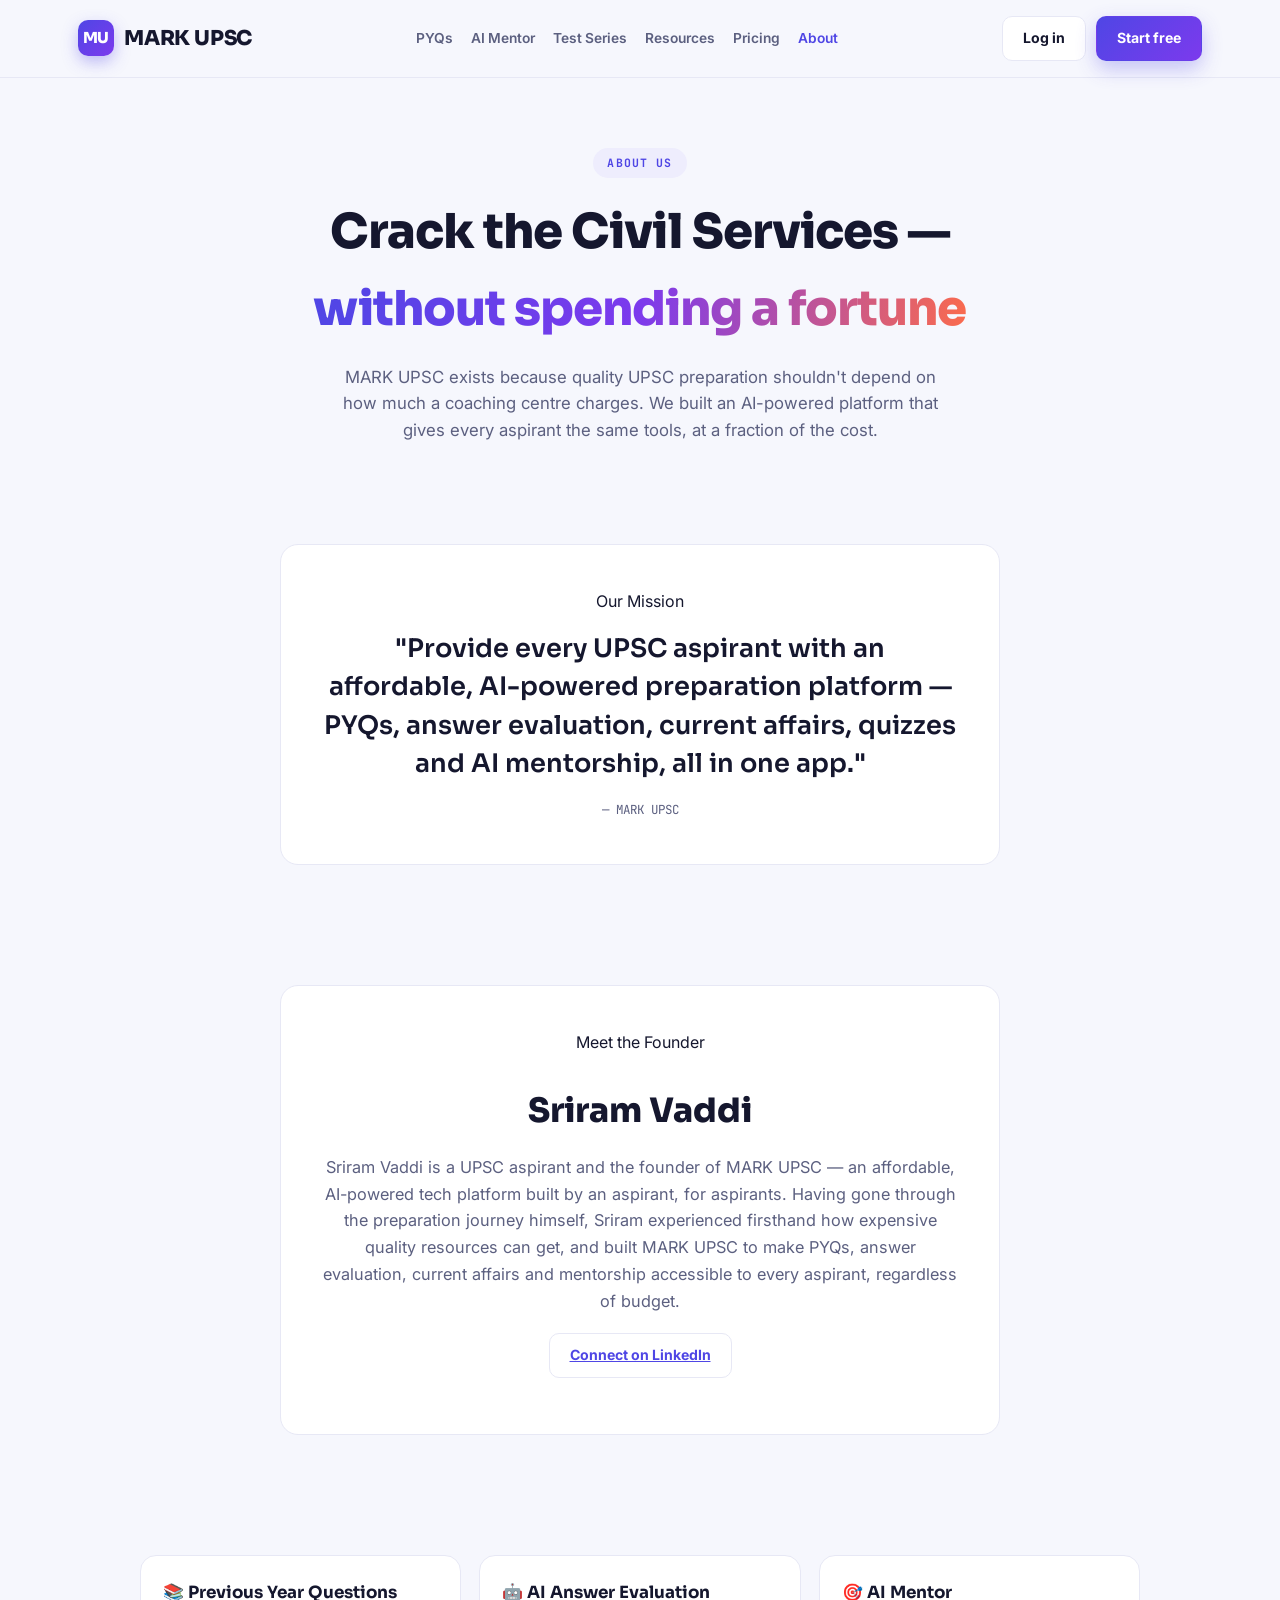
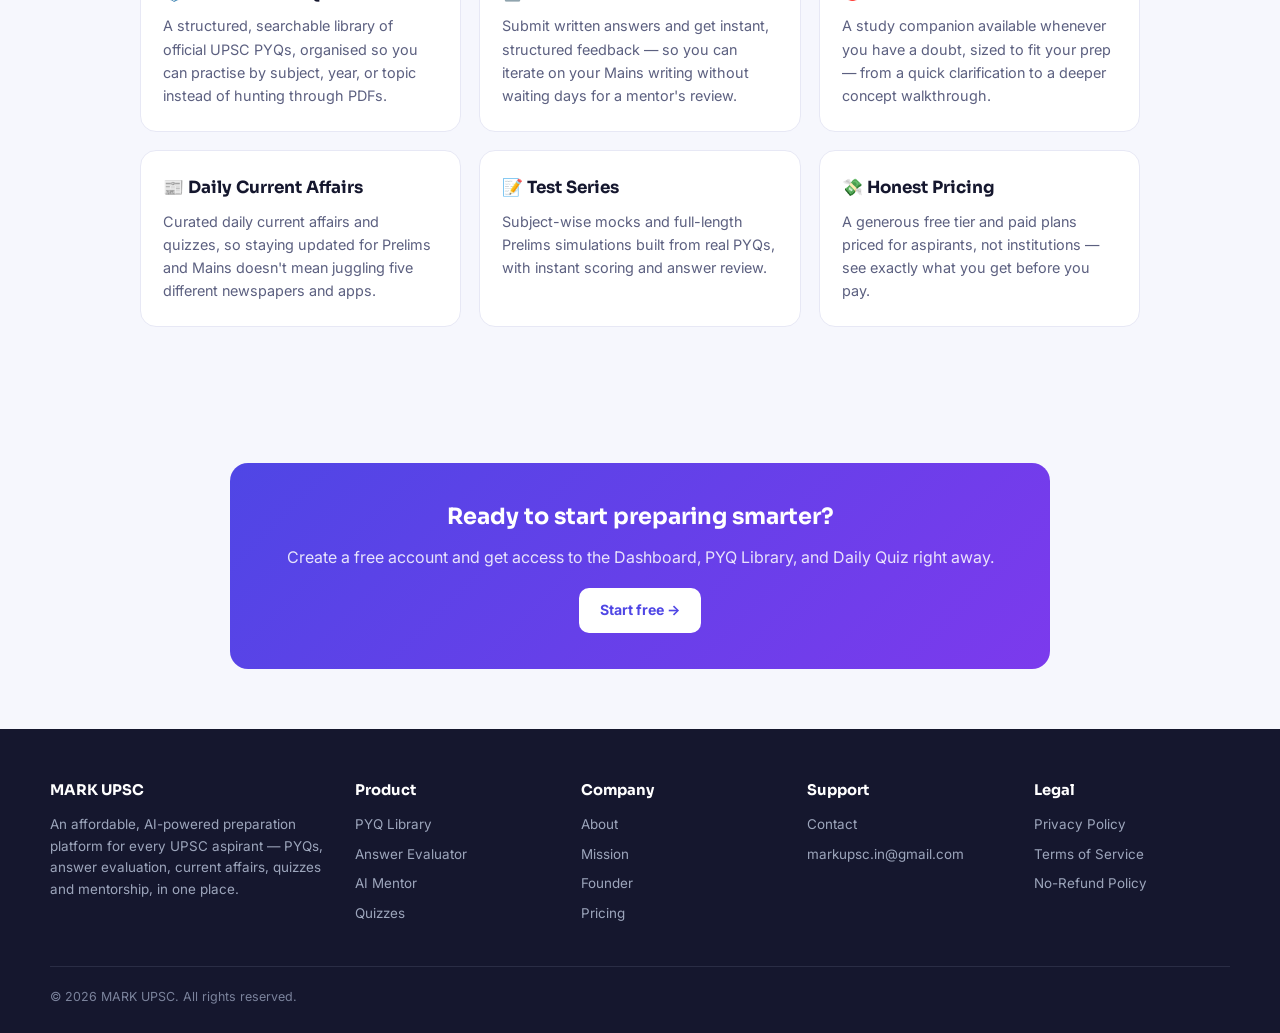
<file: about.html>
<!DOCTYPE html>
<html lang="en">
<head>
<meta charset="UTF-8">
<meta name="viewport" content="width=device-width, initial-scale=1.0">
<title>About MARK UPSC — Affordable AI-Powered UPSC Preparation</title>
<meta name="description" content="MARK UPSC is an AI-powered UPSC preparation platform built to make Previous Year Questions, answer evaluation, current affairs and mentorship affordable for every civil services aspirant.">
<link rel="canonical" href="https://markupsc.in/about.html">
<meta name="theme-color" content="#4F46E5">
<link rel="icon" type="image/x-icon" href="/icons/favicon.ico">
<link rel="icon" type="image/png" sizes="192x192" href="/icons/icon-192.png">
<link rel="apple-touch-icon" href="/icons/apple-touch-icon.png">

<meta property="og:type" content="website">
<meta property="og:title" content="About MARK UPSC — Affordable AI-Powered UPSC Preparation">
<meta property="og:description" content="Built to give every UPSC aspirant an affordable, AI-powered preparation platform — PYQs, answer evaluation, current affairs, quizzes and mentorship, all in one app.">
<meta property="og:url" content="https://markupsc.in/about.html">

<link rel="preconnect" href="https://fonts.googleapis.com">
<link href="https://fonts.googleapis.com/css2?family=Sora:wght@400;500;600;700;800&family=Inter:wght@400;500;600;700&family=JetBrains+Mono:wght@400;500;600&display=swap" rel="stylesheet">
<link rel="stylesheet" href="assets/site-pages.css">
<script type="application/ld+json">
{
  "@context": "https://schema.org",
  "@type": "Organization",
  "name": "MARK UPSC",
  "url": "https://markupsc.in",
  "founder": {
    "@type": "Person",
    "name": "Sriram Vaddi",
    "sameAs": [
      "https://www.linkedin.com/in/sriram-vaddi-markupsc"
    ]
  }
}
</script>
</head>
<body>

<header class="site">
  <nav>
    <a class="logo" href="/"><div class="mark">MU</div> MARK UPSC</a>
    <ul class="navlinks">
      <li><a href="/#pyq">PYQs</a></li>
      <li><a href="/#mentor">AI Mentor</a></li>
      <li><a href="test-series.html">Test Series</a></li>
      <li><a href="/#resources">Resources</a></li>
      <li><a href="pricing.html">Pricing</a></li>
      <li><a href="about.html" class="active">About</a></li>
    </ul>
    <div class="navcta">
      <a class="btn" href="/">Log in</a>
      <a class="btn primary" href="/">Start free</a>
    </div>
  </nav>
</header>

<section class="page-hero">
  <div class="eyebrow">About Us</div>
  <h1>Crack the Civil Services — <span class="gradtext">without spending a fortune</span></h1>
  <p>MARK UPSC exists because quality UPSC preparation shouldn't depend on how much a coaching centre charges. We built an AI-powered platform that gives every aspirant the same tools, at a fraction of the cost.</p>
</section>

<section>
  <div class="mission-quote content-wrap" style="text-align:center;">
    <div class="eyebrow" style="margin-bottom:14px;">Our Mission</div>
    <blockquote>"Provide every UPSC aspirant with an affordable, AI-powered preparation platform — PYQs, answer evaluation, current affairs, quizzes and AI mentorship, all in one app."</blockquote>
    <cite>— MARK UPSC</cite>
  </div>
</section>

<section id="founder">
  <div class="content-wrap" style="max-width:720px; margin:0 auto; text-align:center;">
    <div class="eyebrow" style="margin-bottom:14px;">Meet the Founder</div>
    <h2 style="font-family:var(--display); font-size:clamp(1.6rem,3vw,2.1rem); font-weight:800; margin-bottom:16px;">Sriram Vaddi</h2>
    <p style="color:var(--ink-soft); font-size:1.02rem; line-height:1.65;">
      Sriram Vaddi is a UPSC aspirant and the founder of MARK UPSC — an affordable,
      AI-powered tech platform built by an aspirant, for aspirants. Having gone through
      the preparation journey himself, Sriram experienced firsthand how expensive quality
      resources can get, and built MARK UPSC to make PYQs, answer evaluation, current
      affairs and mentorship accessible to every aspirant, regardless of budget.
    </p>
    <p style="margin-top:18px;">
      <a href="https://www.linkedin.com/in/sriram-vaddi-markupsc" target="_blank" rel="noopener" class="btn small">Connect on LinkedIn</a>
    </p>
  </div>
</section>

<section>
  <div class="feature-grid">
    <div class="feature-card">
      <h3>📚 Previous Year Questions</h3>
      <p>A structured, searchable library of official UPSC PYQs, organised so you can practise by subject, year, or topic instead of hunting through PDFs.</p>
    </div>
    <div class="feature-card">
      <h3>🤖 AI Answer Evaluation</h3>
      <p>Submit written answers and get instant, structured feedback — so you can iterate on your Mains writing without waiting days for a mentor's review.</p>
    </div>
    <div class="feature-card">
      <h3>🎯 AI Mentor</h3>
      <p>A study companion available whenever you have a doubt, sized to fit your prep — from a quick clarification to a deeper concept walkthrough.</p>
    </div>
    <div class="feature-card">
      <h3>📰 Daily Current Affairs</h3>
      <p>Curated daily current affairs and quizzes, so staying updated for Prelims and Mains doesn't mean juggling five different newspapers and apps.</p>
    </div>
    <div class="feature-card">
      <h3>📝 Test Series</h3>
      <p>Subject-wise mocks and full-length Prelims simulations built from real PYQs, with instant scoring and answer review.</p>
    </div>
    <div class="feature-card">
      <h3>💸 Honest Pricing</h3>
      <p>A generous free tier and paid plans priced for aspirants, not institutions — see exactly what you get before you pay.</p>
    </div>
  </div>
</section>

<section>
  <div class="cta-band">
    <h3>Ready to start preparing smarter?</h3>
    <p>Create a free account and get access to the Dashboard, PYQ Library, and Daily Quiz right away.</p>
    <a class="btn" href="/">Start free →</a>
  </div>
</section>

<footer>
  <div class="foot-grid">
    <div>
      <h5>MARK UPSC</h5>
      <p>An affordable, AI-powered preparation platform for every UPSC aspirant — PYQs, answer evaluation, current affairs, quizzes and mentorship, in one place.</p>
    </div>
    <div>
      <h5>Product</h5>
      <a href="/#pyq">PYQ Library</a>
      <a href="/#evaluator">Answer Evaluator</a>
      <a href="/#mentor">AI Mentor</a>
      <a href="/#quiz">Quizzes</a>
    </div>
    <div>
      <h5>Company</h5>
      <a href="about.html">About</a>
      <a href="about.html#mission">Mission</a>
      <a href="about.html#founder">Founder</a>
      <a href="pricing.html">Pricing</a>
    </div>
    <div>
      <h5>Support</h5>
      <a href="mailto:markupsc.in@gmail.com">Contact</a>
      <a href="mailto:markupsc.in@gmail.com">markupsc.in@gmail.com</a>
    </div>
    <div>
      <h5>Legal</h5>
      <a href="privacy-policy.html">Privacy Policy</a>
      <a href="terms-of-service.html">Terms of Service</a>
      <a href="refund-policy.html">No-Refund Policy</a>
    </div>
  </div>
  <div class="foot-bottom">© 2026 MARK UPSC. All rights reserved.</div>
</footer>

</body>
</html>
</file>
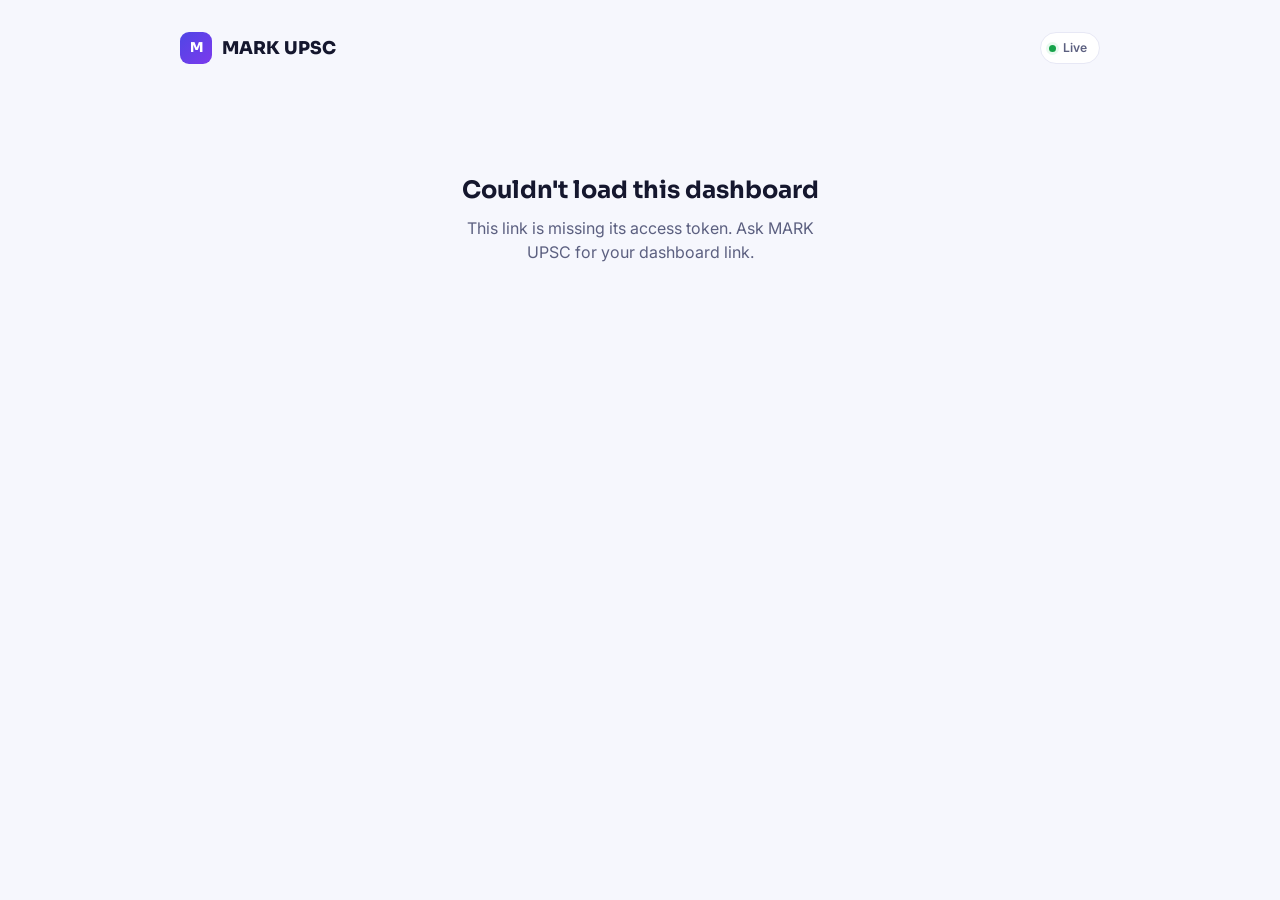
<file: collab-dashboard.html>
<!DOCTYPE html>
<html lang="en">
<head>
<meta charset="UTF-8">
<meta name="viewport" content="width=device-width, initial-scale=1.0">
<title>Your Earnings — MARK UPSC</title>
<link rel="preconnect" href="https://fonts.googleapis.com">
<link href="https://fonts.googleapis.com/css2?family=Sora:wght@400;500;600;700;800&family=Inter:wght@400;500;600;700&family=JetBrains+Mono:wght@400;500;600&display=swap" rel="stylesheet">
<style>
:root{
  --bg:#F6F7FD;
  --surface:#FFFFFF;
  --indigo:#4F46E5;
  --violet:#7C3AED;
  --amber:#F59E0B;
  --coral:#FB6B4C;
  --green:#16A34A;
  --green-soft:#E9F9EF;
  --ink:#15172E;
  --ink-soft:#5C6080;
  --line:#E7E8F5;
  --display:'Sora', sans-serif;
  --body:'Inter', sans-serif;
  --mono:'JetBrains Mono', monospace;
}
*{box-sizing:border-box; margin:0; padding:0;}
body{
  background:var(--bg);
  color:var(--ink);
  font-family:var(--body);
  line-height:1.5;
  min-height:100vh;
  padding:32px 20px 60px;
}
.wrap{max-width:920px; margin:0 auto;}

/* header */
.top{display:flex; align-items:center; justify-content:space-between; gap:16px; flex-wrap:wrap; margin-bottom:28px;}
.brand{display:flex; align-items:center; gap:10px; font-family:var(--display); font-weight:800; font-size:1.1rem;}
.brand .mark{width:32px; height:32px; border-radius:9px; background:linear-gradient(135deg,var(--indigo),var(--violet)); display:flex; align-items:center; justify-content:center; color:#fff; font-family:var(--display); font-weight:800; font-size:0.85rem;}
.live-pill{display:inline-flex; align-items:center; gap:7px; background:var(--surface); border:1px solid var(--line); padding:6px 12px 6px 8px; border-radius:30px; font-size:0.76rem; font-weight:600; color:var(--ink-soft);}
.live-pill .dot{width:7px; height:7px; border-radius:50%; background:var(--green); box-shadow:0 0 0 3px var(--green-soft); animation:pulse 2s ease-in-out infinite;}
@keyframes pulse{0%,100%{opacity:1;} 50%{opacity:0.4;}}

/* states */
#loadingState, #errorState{display:none; text-align:center; padding:80px 20px; color:var(--ink-soft);}
#errorState h2{font-family:var(--display); color:var(--ink); margin-bottom:8px;}
#errorState p{max-width:380px; margin:0 auto;}

#dashboard{display:none;}

.greet{margin-bottom:26px;}
.greet .eyebrow{display:inline-block; font-family:var(--mono); font-size:0.7rem; font-weight:700; letter-spacing:0.08em; text-transform:uppercase; color:var(--indigo); background:#EEEDFD; padding:5px 12px; border-radius:20px; margin-bottom:12px;}
.greet h1{font-family:var(--display); font-size:clamp(1.5rem,3.4vw,2rem); font-weight:800; letter-spacing:-0.01em;}
.greet .sub{color:var(--ink-soft); margin-top:6px; font-size:0.94rem;}
.greet .sub code{font-family:var(--mono); background:var(--surface); border:1px solid var(--line); padding:2px 8px; border-radius:6px; font-size:0.85rem;}

/* stat grid */
.stat-grid{display:grid; grid-template-columns:repeat(4,1fr); gap:16px; margin-bottom:28px;}
@media(max-width:760px){.stat-grid{grid-template-columns:1fr 1fr;}}
.stat-card{background:var(--surface); border:1px solid var(--line); border-radius:16px; padding:20px;}
.stat-card .label{font-size:0.78rem; color:var(--ink-soft); font-weight:600; margin-bottom:8px;}
.stat-card .value{font-family:var(--mono); font-weight:700; font-size:1.5rem;}
.stat-card.total .value{color:var(--indigo);}
.stat-card.pending .value{color:var(--amber);}
.stat-card.paid .value{color:var(--green);}

/* activity */
.panel{background:var(--surface); border:1px solid var(--line); border-radius:16px; overflow:hidden;}
.panel-head{padding:18px 22px; border-bottom:1px solid var(--line); display:flex; align-items:center; justify-content:space-between; gap:12px; flex-wrap:wrap;}
.panel-head h3{font-family:var(--display); font-size:1.05rem; font-weight:700;}
.panel-head .count{font-size:0.8rem; color:var(--ink-soft);}
.activity-empty{padding:40px 22px; text-align:center; color:var(--ink-soft); font-size:0.92rem;}
table{width:100%; border-collapse:collapse; font-size:0.86rem;}
thead th{text-align:left; padding:10px 22px; font-size:0.72rem; text-transform:uppercase; letter-spacing:0.05em; color:var(--ink-soft); font-weight:700; border-bottom:1px solid var(--line);}
tbody td{padding:12px 22px; border-bottom:1px dashed var(--line); color:var(--ink);}
tbody tr:last-child td{border-bottom:none;}
.plan-badge{display:inline-block; padding:3px 10px; border-radius:20px; font-size:0.75rem; font-weight:700; background:#EEEDFD; color:var(--indigo); text-transform:capitalize;}
.status-badge{display:inline-flex; align-items:center; gap:5px; font-size:0.78rem; font-weight:600;}
.status-badge.pending{color:var(--amber);}
.status-badge.paid{color:var(--green);}
.amt{font-family:var(--mono); font-weight:700;}

.foot-note{margin-top:20px; text-align:center; font-size:0.78rem; color:var(--ink-soft);}
</style>
</head>
<body>
<div class="wrap">

  <div class="top">
    <div class="brand"><span class="mark">M</span> MARK UPSC</div>
    <div class="live-pill"><span class="dot"></span><span id="liveLabel">Live</span></div>
  </div>

  <div id="loadingState">Loading your dashboard…</div>

  <div id="errorState">
    <h2>Couldn't load this dashboard</h2>
    <p id="errorMsg">This link looks invalid or expired. Double-check the link, or ask MARK UPSC for a fresh one.</p>
  </div>

  <div id="dashboard">
    <div class="greet">
      <span class="eyebrow">Collaborator dashboard</span>
      <h1 id="influencerName">—</h1>
      <div class="sub">Coupon code <code id="couponCode">—</code> · <span id="couponStatus"></span></div>
    </div>

    <div class="stat-grid">
      <div class="stat-card total">
        <div class="label">Total referrals</div>
        <div class="value" id="statReferrals">0</div>
      </div>
      <div class="stat-card total">
        <div class="label">Total earned</div>
        <div class="value" id="statTotal">₹0</div>
      </div>
      <div class="stat-card pending">
        <div class="label">Pending payout</div>
        <div class="value" id="statPending">₹0</div>
      </div>
      <div class="stat-card paid">
        <div class="label">Already paid</div>
        <div class="value" id="statPaid">₹0</div>
      </div>
    </div>

    <div class="panel">
      <div class="panel-head">
        <h3>Recent referrals</h3>
        <span class="count" id="recentCount"></span>
      </div>
      <div id="activityEmpty" class="activity-empty" style="display:none;">No referrals yet — once someone uses your code, it'll show up here.</div>
      <table id="activityTable" style="display:none;">
        <thead>
          <tr><th>Date</th><th>Plan</th><th>Cycle</th><th>Your commission</th><th>Status</th></tr>
        </thead>
        <tbody id="activityBody"></tbody>
      </table>
    </div>

    <div class="foot-note">Updates automatically every 30 seconds · Last refreshed <span id="lastRefreshed">—</span></div>
  </div>

</div>

<script>
// Point this at your deployed Cloudflare Worker (same one the main site uses).
const BACKEND_URL = "https://markupsc-proxy.knowledgespark99.workers.dev";
const REFRESH_MS = 30000;

const params = new URLSearchParams(window.location.search);
const token = (params.get('token') || '').trim();

const el = id => document.getElementById(id);

function inr(n){
  return '₹' + Math.round(n || 0).toLocaleString('en-IN');
}

function showState(state){
  el('loadingState').style.display = state === 'loading' ? 'block' : 'none';
  el('errorState').style.display   = state === 'error'   ? 'block' : 'none';
  el('dashboard').style.display    = state === 'ready'    ? 'block' : 'none';
}

function render(data){
  el('influencerName').textContent = data.influencerName || data.couponCode;
  el('couponCode').textContent = data.couponCode;
  el('couponStatus').textContent = data.couponActive ? 'Active' : 'Inactive';
  el('couponStatus').style.color = data.couponActive ? 'var(--green)' : 'var(--coral)';

  el('statReferrals').textContent = data.stats.totalReferrals;
  el('statTotal').textContent   = inr(data.stats.totalCommission);
  el('statPending').textContent = inr(data.stats.pendingCommission);
  el('statPaid').textContent    = inr(data.stats.paidCommission);

  el('recentCount').textContent = data.recent.length + ' shown';

  if (!data.recent.length){
    el('activityEmpty').style.display = 'block';
    el('activityTable').style.display = 'none';
  } else {
    el('activityEmpty').style.display = 'none';
    el('activityTable').style.display = 'table';
    el('activityBody').innerHTML = data.recent.map(r => {
      const d = new Date(r.date);
      const dateStr = isNaN(d) ? '—' : d.toLocaleDateString('en-IN', {day:'numeric', month:'short', year:'numeric'});
      const statusCls = r.status === 'paid' ? 'paid' : 'pending';
      const statusLabel = r.status === 'paid' ? '✅ Paid' : '⏳ Pending';
      return `<tr>
        <td>${dateStr}</td>
        <td><span class="plan-badge">${r.plan || '—'}</span></td>
        <td>${r.cycle || '—'}</td>
        <td class="amt">${inr(r.commissionAmount)}</td>
        <td><span class="status-badge ${statusCls}">${statusLabel}</span></td>
      </tr>`;
    }).join('');
  }

  el('lastRefreshed').textContent = new Date().toLocaleTimeString('en-IN');
}

async function load(isFirstLoad){
  if (isFirstLoad) showState('loading');
  try {
    const res = await fetch(`${BACKEND_URL}/api/collab-dashboard?token=${encodeURIComponent(token)}`);
    const data = await res.json();
    if (!res.ok) throw new Error(data.error || 'Failed to load');
    render(data);
    showState('ready');
  } catch (err) {
    if (isFirstLoad){
      el('errorMsg').textContent = err.message || 'This link looks invalid or expired.';
      showState('error');
    }
    // On refresh failures after a successful first load, fail quietly —
    // keep showing the last good data rather than flashing an error.
  }
}

if (!token || token.length < 16){
  el('errorMsg').textContent = 'This link is missing its access token. Ask MARK UPSC for your dashboard link.';
  showState('error');
} else {
  load(true);
  setInterval(() => load(false), REFRESH_MS);
}
</script>
</body>
</html>
</file>
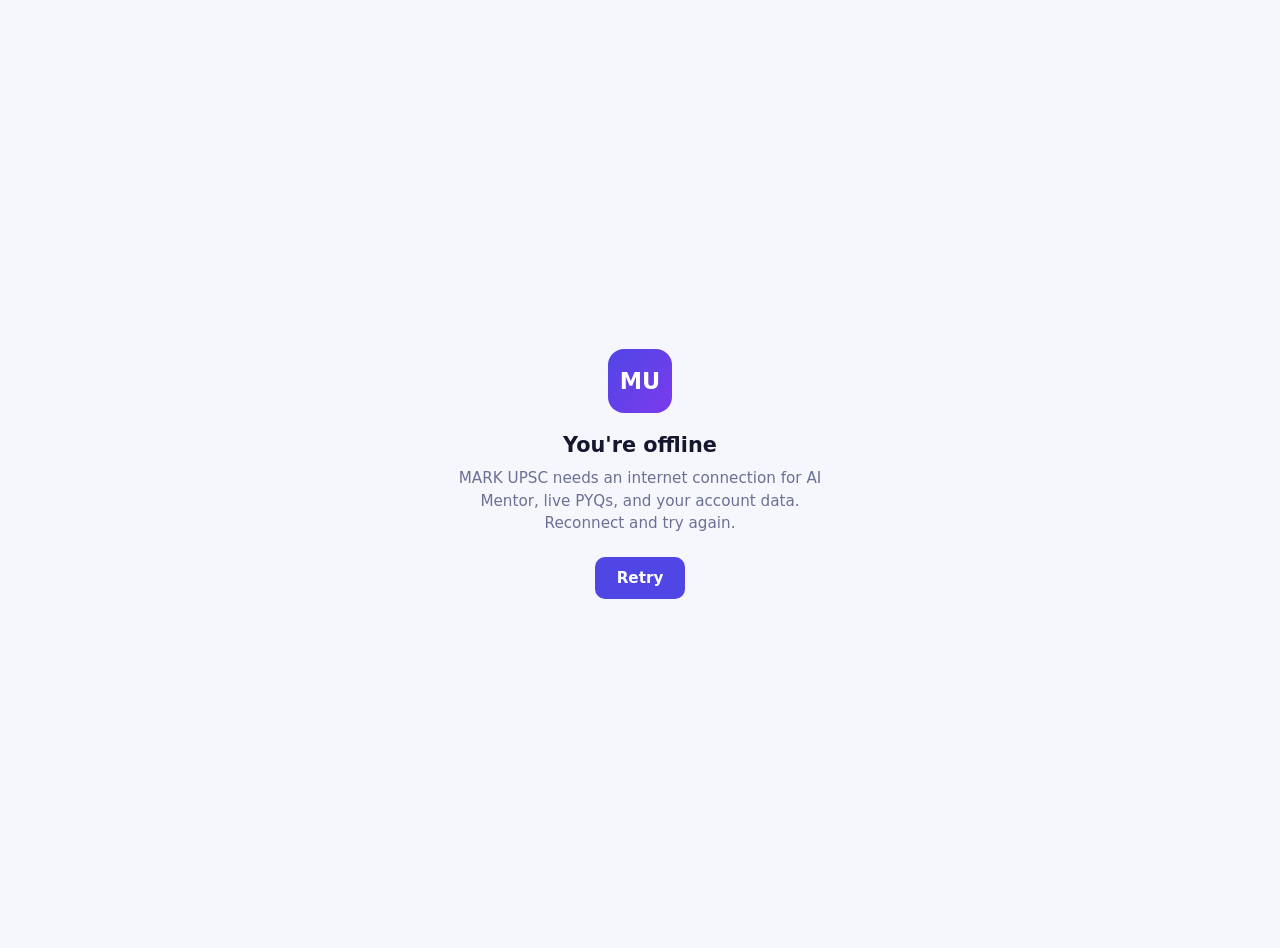
<file: offline.html>
<!DOCTYPE html>
<html lang="en">
<head>
<meta charset="UTF-8">
<meta name="viewport" content="width=device-width, initial-scale=1.0">
<title>You're offline — MARK UPSC</title>
<style>
  body{margin:0; min-height:100vh; display:flex; align-items:center; justify-content:center; background:#F6F7FD; font-family:'Inter',system-ui,sans-serif; color:#15172E; text-align:center; padding:24px;}
  .wrap{max-width:380px;}
  .mark{width:64px; height:64px; border-radius:16px; margin:0 auto 20px; background:linear-gradient(135deg,#4F46E5,#7C3AED); display:flex; align-items:center; justify-content:center; color:#fff; font-weight:800; font-size:1.4rem; font-family:'Sora',system-ui,sans-serif;}
  h1{font-family:'Sora',system-ui,sans-serif; font-size:1.3rem; margin:0 0 10px;}
  p{color:#6B7094; font-size:0.95rem; line-height:1.5; margin:0 0 22px;}
  button{background:#4F46E5; color:#fff; border:none; border-radius:10px; padding:12px 22px; font-size:0.95rem; font-weight:600; cursor:pointer; font-family:inherit;}
  button:hover{background:#3C2FC9;}
</style>
</head>
<body>
  <div class="wrap">
    <div class="mark">MU</div>
    <h1>You're offline</h1>
    <p>MARK UPSC needs an internet connection for AI Mentor, live PYQs, and your account data. Reconnect and try again.</p>
    <button onclick="location.reload()">Retry</button>
  </div>
</body>
</html>
</file>
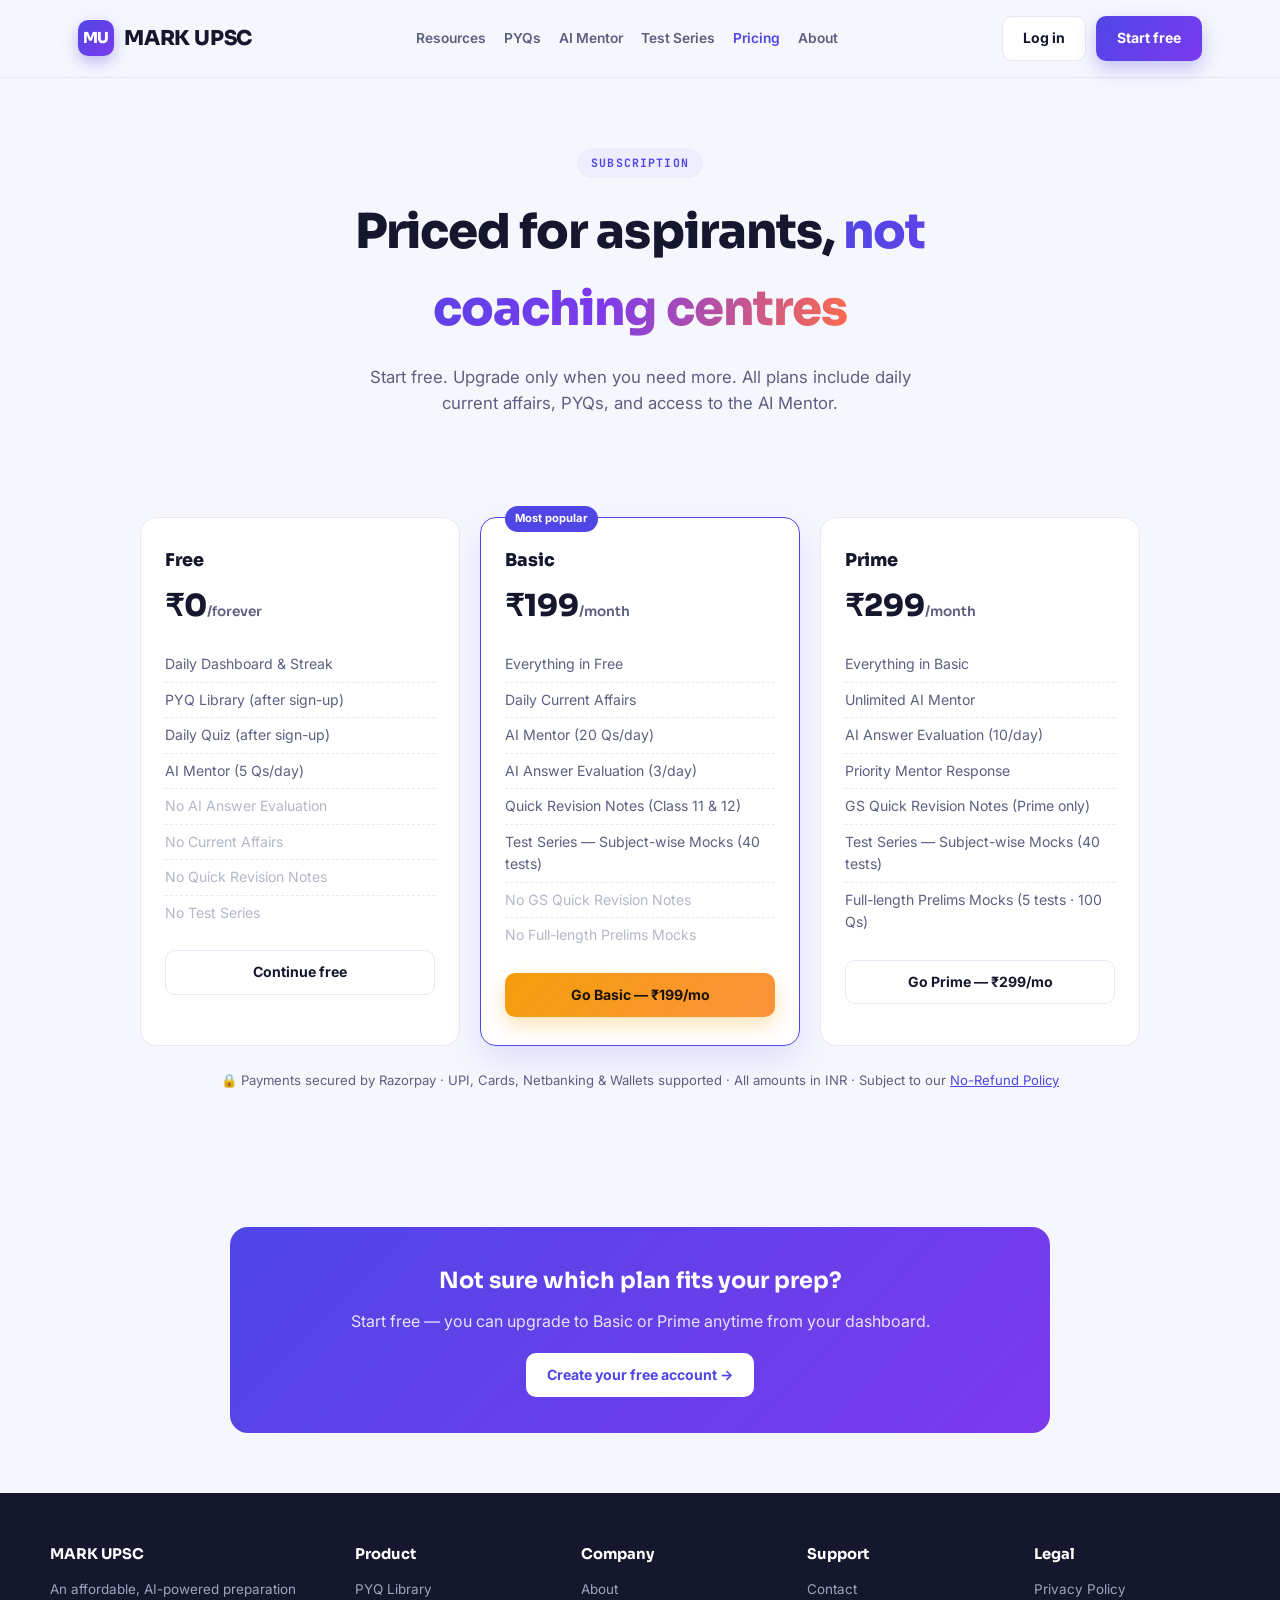
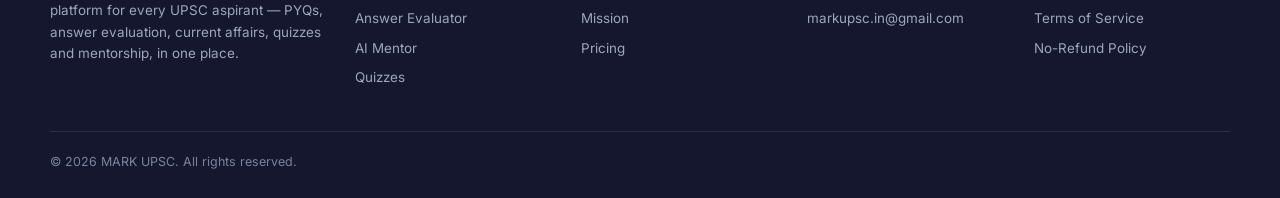
<file: pricing.html>
<!DOCTYPE html>
<html lang="en">
<head>
<meta charset="UTF-8">
<meta name="viewport" content="width=device-width, initial-scale=1.0">
<title>Pricing — MARK UPSC | Free, Basic &amp; Prime Plans</title>
<meta name="description" content="MARK UPSC pricing: start free with PYQs, Daily Quiz and AI Mentor. Upgrade to Basic (₹199/mo) or Prime (₹299/mo) for full Test Series, Answer Evaluation and unlimited AI Mentor.">
<link rel="canonical" href="https://markupsc.in/pricing.html">
<meta name="theme-color" content="#4F46E5">
<link rel="icon" type="image/x-icon" href="/icons/favicon.ico">
<link rel="icon" type="image/png" sizes="192x192" href="/icons/icon-192.png">
<link rel="apple-touch-icon" href="/icons/apple-touch-icon.png">

<meta property="og:type" content="website">
<meta property="og:title" content="Pricing — MARK UPSC">
<meta property="og:description" content="Priced for aspirants, not coaching centres. Start free, upgrade only when you need more.">
<meta property="og:url" content="https://markupsc.in/pricing.html">

<link rel="preconnect" href="https://fonts.googleapis.com">
<link href="https://fonts.googleapis.com/css2?family=Sora:wght@400;500;600;700;800&family=Inter:wght@400;500;600;700&family=JetBrains+Mono:wght@400;500;600&display=swap" rel="stylesheet">
<link rel="stylesheet" href="assets/site-pages.css">
</head>
<body>

<header class="site">
  <nav>
    <a class="logo" href="/"><div class="mark">MU</div> MARK UPSC</a>
    <ul class="navlinks">
      <li><a href="/#resources">Resources</a></li>
      <li><a href="/#pyq">PYQs</a></li>
      <li><a href="/#mentor">AI Mentor</a></li>
      <li><a href="test-series.html">Test Series</a></li>
      <li><a href="pricing.html" class="active">Pricing</a></li>
      <li><a href="about.html">About</a></li>
    </ul>
    <div class="navcta">
      <a class="btn" href="/">Log in</a>
      <a class="btn primary" href="/">Start free</a>
    </div>
  </nav>
</header>

<section class="page-hero">
  <div class="eyebrow">Subscription</div>
  <h1>Priced for aspirants, <span class="gradtext">not coaching centres</span></h1>
  <p>Start free. Upgrade only when you need more. All plans include daily current affairs, PYQs, and access to the AI Mentor.</p>
</section>

<section>
  <div class="pricing-grid">
    <div class="price-card">
      <div class="tier">Free</div>
      <div class="amount">₹0<span>/forever</span></div>
      <ul>
        <li>Daily Dashboard &amp; Streak</li>
        <li>PYQ Library (after sign-up)</li>
        <li>Daily Quiz (after sign-up)</li>
        <li>AI Mentor (5 Qs/day)</li>
        <li class="no">No AI Answer Evaluation</li>
        <li class="no">No Current Affairs</li>
        <li class="no">No Quick Revision Notes</li>
        <li class="no">No Test Series</li>
      </ul>
      <a class="btn" href="/" style="width:100%;">Continue free</a>
    </div>
    <div class="price-card featured">
      <span class="badge">Most popular</span>
      <div class="tier">Basic</div>
      <div class="amount">₹199<span>/month</span></div>
      <ul>
        <li>Everything in Free</li>
        <li>Daily Current Affairs</li>
        <li>AI Mentor (20 Qs/day)</li>
        <li>AI Answer Evaluation (3/day)</li>
        <li>Quick Revision Notes (Class 11 &amp; 12)</li>
        <li>Test Series — Subject-wise Mocks (40 tests)</li>
        <li class="no">No GS Quick Revision Notes</li>
        <li class="no">No Full-length Prelims Mocks</li>
      </ul>
      <a class="btn amber" href="/#pricing" style="width:100%;">Go Basic — ₹199/mo</a>
    </div>
    <div class="price-card">
      <div class="tier">Prime</div>
      <div class="amount">₹299<span>/month</span></div>
      <ul>
        <li>Everything in Basic</li>
        <li>Unlimited AI Mentor</li>
        <li>AI Answer Evaluation (10/day)</li>
        <li>Priority Mentor Response</li>
        <li>GS Quick Revision Notes (Prime only)</li>
        <li>Test Series — Subject-wise Mocks (40 tests)</li>
        <li>Full-length Prelims Mocks (5 tests · 100 Qs)</li>
      </ul>
      <a class="btn" href="/#pricing" style="width:100%;">Go Prime — ₹299/mo</a>
    </div>
  </div>
  <p style="text-align:center; font-size:0.82rem; color:var(--ink-soft); margin-top:24px;">🔒 Payments secured by Razorpay · UPI, Cards, Netbanking &amp; Wallets supported · All amounts in INR · Subject to our <a href="refund-policy.html" style="color:var(--indigo);">No-Refund Policy</a></p>
</section>

<section>
  <div class="cta-band">
    <h3>Not sure which plan fits your prep?</h3>
    <p>Start free — you can upgrade to Basic or Prime anytime from your dashboard.</p>
    <a class="btn" href="/">Create your free account →</a>
  </div>
</section>

<footer>
  <div class="foot-grid">
    <div>
      <h5>MARK UPSC</h5>
      <p>An affordable, AI-powered preparation platform for every UPSC aspirant — PYQs, answer evaluation, current affairs, quizzes and mentorship, in one place.</p>
    </div>
    <div>
      <h5>Product</h5>
      <a href="/#pyq">PYQ Library</a>
      <a href="/#evaluator">Answer Evaluator</a>
      <a href="/#mentor">AI Mentor</a>
      <a href="/#quiz">Quizzes</a>
    </div>
    <div>
      <h5>Company</h5>
      <a href="about.html">About</a>
      <a href="about.html#mission">Mission</a>
      <a href="pricing.html">Pricing</a>
    </div>
    <div>
      <h5>Support</h5>
      <a href="mailto:markupsc.in@gmail.com">Contact</a>
      <a href="mailto:markupsc.in@gmail.com">markupsc.in@gmail.com</a>
    </div>
    <div>
      <h5>Legal</h5>
      <a href="privacy-policy.html">Privacy Policy</a>
      <a href="terms-of-service.html">Terms of Service</a>
      <a href="refund-policy.html">No-Refund Policy</a>
    </div>
  </div>
  <div class="foot-bottom">© 2026 MARK UPSC. All rights reserved.</div>
</footer>

</body>
</html>
</file>
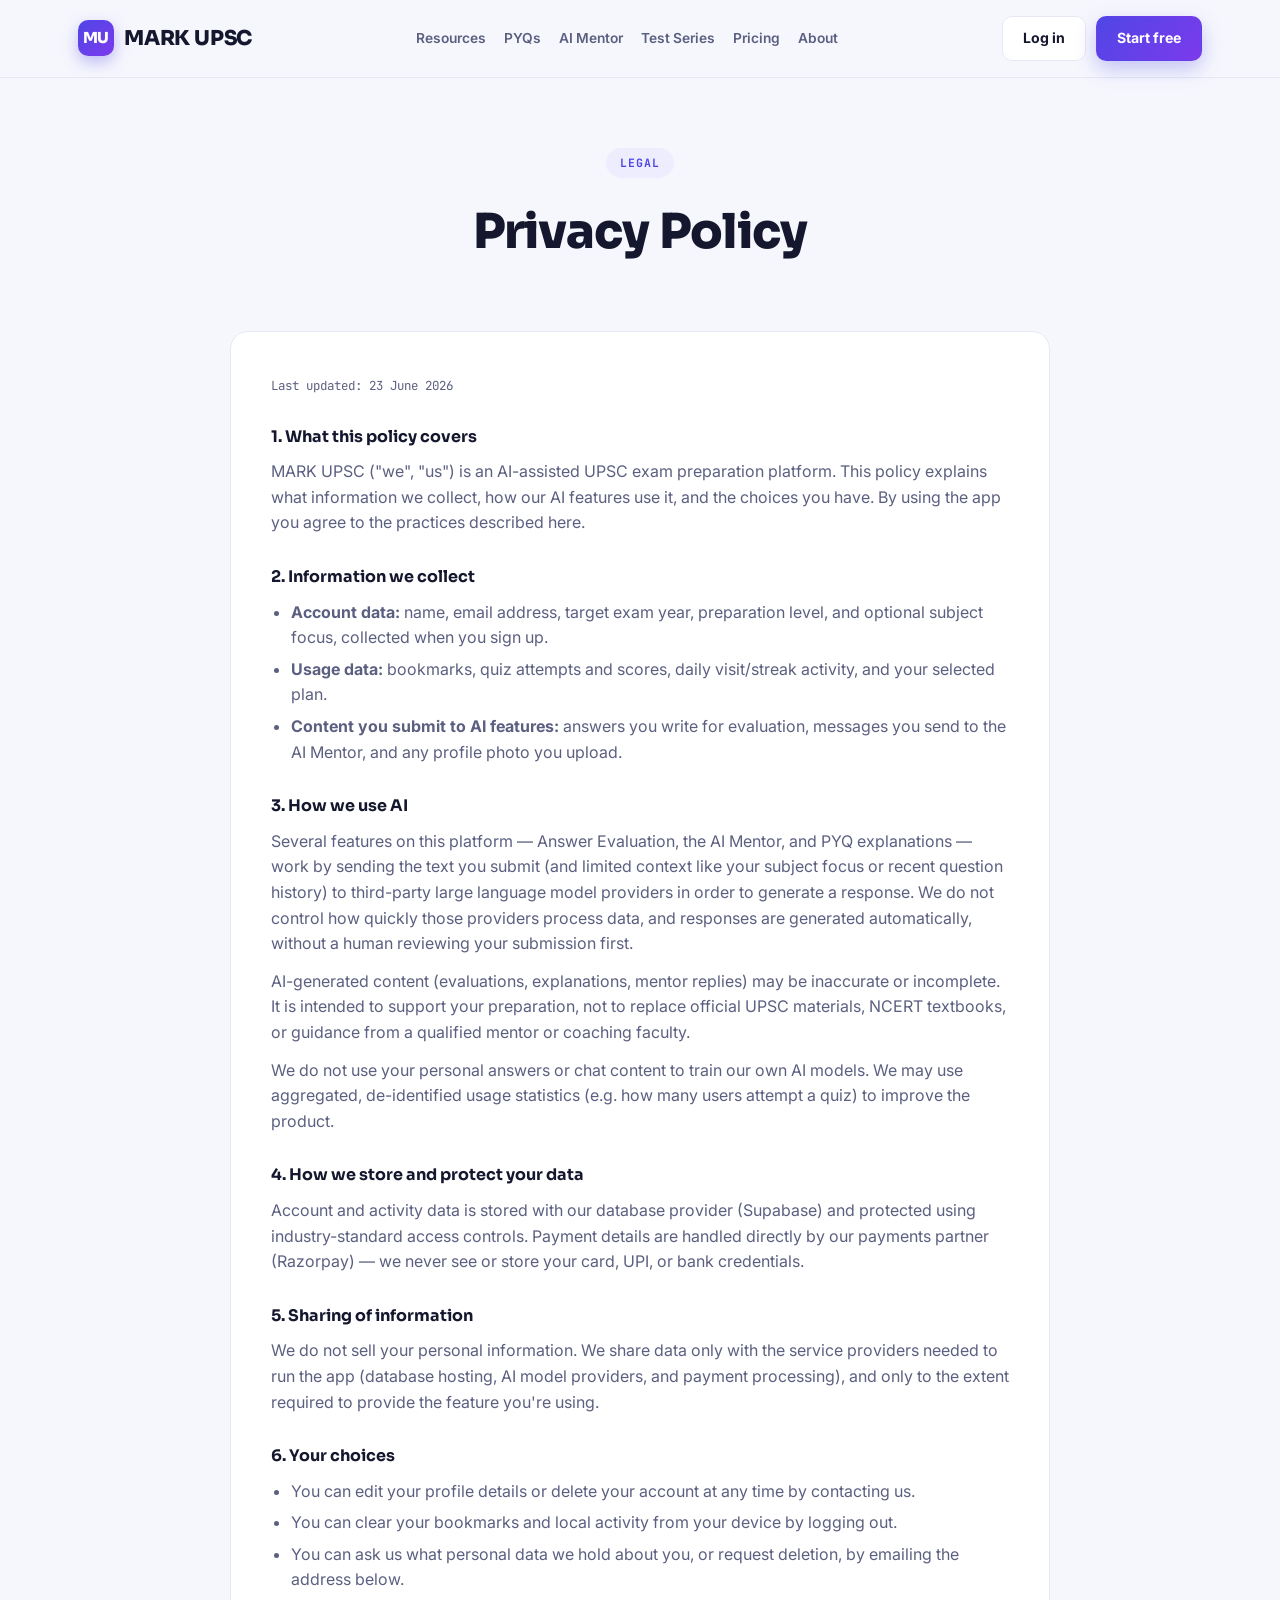
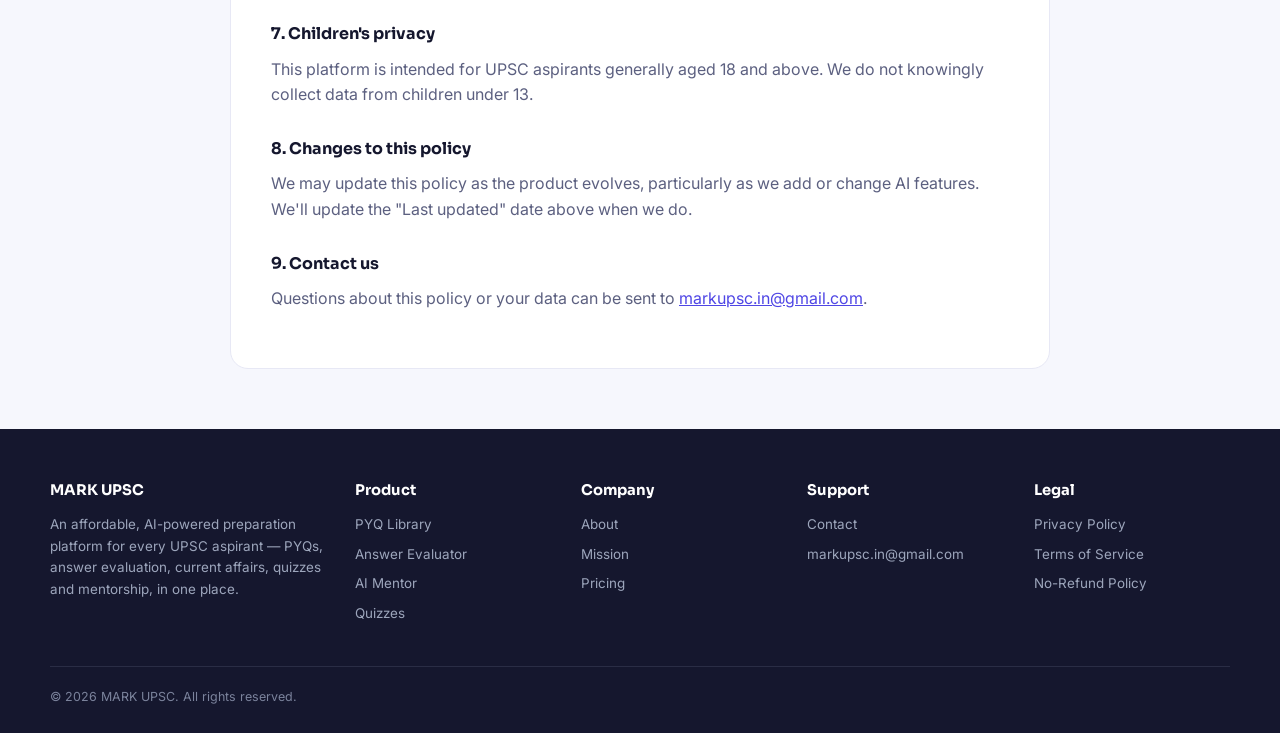
<file: privacy-policy.html>
<!DOCTYPE html>
<html lang="en">
<head>
<meta charset="UTF-8">
<meta name="viewport" content="width=device-width, initial-scale=1.0">
<title>Privacy Policy — MARK UPSC</title>
<meta name="description" content="MARK UPSC Privacy Policy: what information we collect, how our AI features use it, and the choices you have.">
<link rel="canonical" href="https://markupsc.in/privacy-policy.html">
<meta name="theme-color" content="#4F46E5">
<link rel="icon" type="image/x-icon" href="/icons/favicon.ico">
<link rel="icon" type="image/png" sizes="192x192" href="/icons/icon-192.png">
<link rel="apple-touch-icon" href="/icons/apple-touch-icon.png">

<meta property="og:type" content="website">
<meta property="og:title" content="Privacy Policy — MARK UPSC">
<meta property="og:url" content="https://markupsc.in/privacy-policy.html">

<link rel="preconnect" href="https://fonts.googleapis.com">
<link href="https://fonts.googleapis.com/css2?family=Sora:wght@400;500;600;700;800&family=Inter:wght@400;500;600;700&family=JetBrains+Mono:wght@400;500;600&display=swap" rel="stylesheet">
<link rel="stylesheet" href="assets/site-pages.css">
</head>
<body>

<header class="site">
  <nav>
    <a class="logo" href="/"><div class="mark">MU</div> MARK UPSC</a>
    <ul class="navlinks">
      <li><a href="/#resources">Resources</a></li>
      <li><a href="/#pyq">PYQs</a></li>
      <li><a href="/#mentor">AI Mentor</a></li>
      <li><a href="test-series.html">Test Series</a></li>
      <li><a href="pricing.html">Pricing</a></li>
      <li><a href="about.html">About</a></li>
    </ul>
    <div class="navcta">
      <a class="btn" href="/">Log in</a>
      <a class="btn primary" href="/">Start free</a>
    </div>
  </nav>
</header>

<section class="page-hero" style="padding-bottom:0;">
  <div class="eyebrow">Legal</div>
  <h1>Privacy Policy</h1>
</section>

<section>
  <div class="content-wrap">
    <span class="updated-note">Last updated: 23 June 2026</span>

    <h4>1. What this policy covers</h4>
    <p>MARK UPSC ("we", "us") is an AI-assisted UPSC exam preparation platform. This policy explains what information we collect, how our AI features use it, and the choices you have. By using the app you agree to the practices described here.</p>

    <h4>2. Information we collect</h4>
    <ul>
      <li><strong>Account data:</strong> name, email address, target exam year, preparation level, and optional subject focus, collected when you sign up.</li>
      <li><strong>Usage data:</strong> bookmarks, quiz attempts and scores, daily visit/streak activity, and your selected plan.</li>
      <li><strong>Content you submit to AI features:</strong> answers you write for evaluation, messages you send to the AI Mentor, and any profile photo you upload.</li>
    </ul>

    <h4>3. How we use AI</h4>
    <p>Several features on this platform — Answer Evaluation, the AI Mentor, and PYQ explanations — work by sending the text you submit (and limited context like your subject focus or recent question history) to third-party large language model providers in order to generate a response. We do not control how quickly those providers process data, and responses are generated automatically, without a human reviewing your submission first.</p>
    <p>AI-generated content (evaluations, explanations, mentor replies) may be inaccurate or incomplete. It is intended to support your preparation, not to replace official UPSC materials, NCERT textbooks, or guidance from a qualified mentor or coaching faculty.</p>
    <p>We do not use your personal answers or chat content to train our own AI models. We may use aggregated, de-identified usage statistics (e.g. how many users attempt a quiz) to improve the product.</p>

    <h4>4. How we store and protect your data</h4>
    <p>Account and activity data is stored with our database provider (Supabase) and protected using industry-standard access controls. Payment details are handled directly by our payments partner (Razorpay) — we never see or store your card, UPI, or bank credentials.</p>

    <h4>5. Sharing of information</h4>
    <p>We do not sell your personal information. We share data only with the service providers needed to run the app (database hosting, AI model providers, and payment processing), and only to the extent required to provide the feature you're using.</p>

    <h4>6. Your choices</h4>
    <ul>
      <li>You can edit your profile details or delete your account at any time by contacting us.</li>
      <li>You can clear your bookmarks and local activity from your device by logging out.</li>
      <li>You can ask us what personal data we hold about you, or request deletion, by emailing the address below.</li>
    </ul>

    <h4>7. Children's privacy</h4>
    <p>This platform is intended for UPSC aspirants generally aged 18 and above. We do not knowingly collect data from children under 13.</p>

    <h4>8. Changes to this policy</h4>
    <p>We may update this policy as the product evolves, particularly as we add or change AI features. We'll update the "Last updated" date above when we do.</p>

    <h4>9. Contact us</h4>
    <p>Questions about this policy or your data can be sent to <a href="mailto:markupsc.in@gmail.com">markupsc.in@gmail.com</a>.</p>
  </div>
</section>

<footer>
  <div class="foot-grid">
    <div>
      <h5>MARK UPSC</h5>
      <p>An affordable, AI-powered preparation platform for every UPSC aspirant — PYQs, answer evaluation, current affairs, quizzes and mentorship, in one place.</p>
    </div>
    <div>
      <h5>Product</h5>
      <a href="/#pyq">PYQ Library</a>
      <a href="/#evaluator">Answer Evaluator</a>
      <a href="/#mentor">AI Mentor</a>
      <a href="/#quiz">Quizzes</a>
    </div>
    <div>
      <h5>Company</h5>
      <a href="about.html">About</a>
      <a href="about.html#mission">Mission</a>
      <a href="pricing.html">Pricing</a>
    </div>
    <div>
      <h5>Support</h5>
      <a href="mailto:markupsc.in@gmail.com">Contact</a>
      <a href="mailto:markupsc.in@gmail.com">markupsc.in@gmail.com</a>
    </div>
    <div>
      <h5>Legal</h5>
      <a href="privacy-policy.html">Privacy Policy</a>
      <a href="terms-of-service.html">Terms of Service</a>
      <a href="refund-policy.html">No-Refund Policy</a>
    </div>
  </div>
  <div class="foot-bottom">© 2026 MARK UPSC. All rights reserved.</div>
</footer>

</body>
</html>
</file>
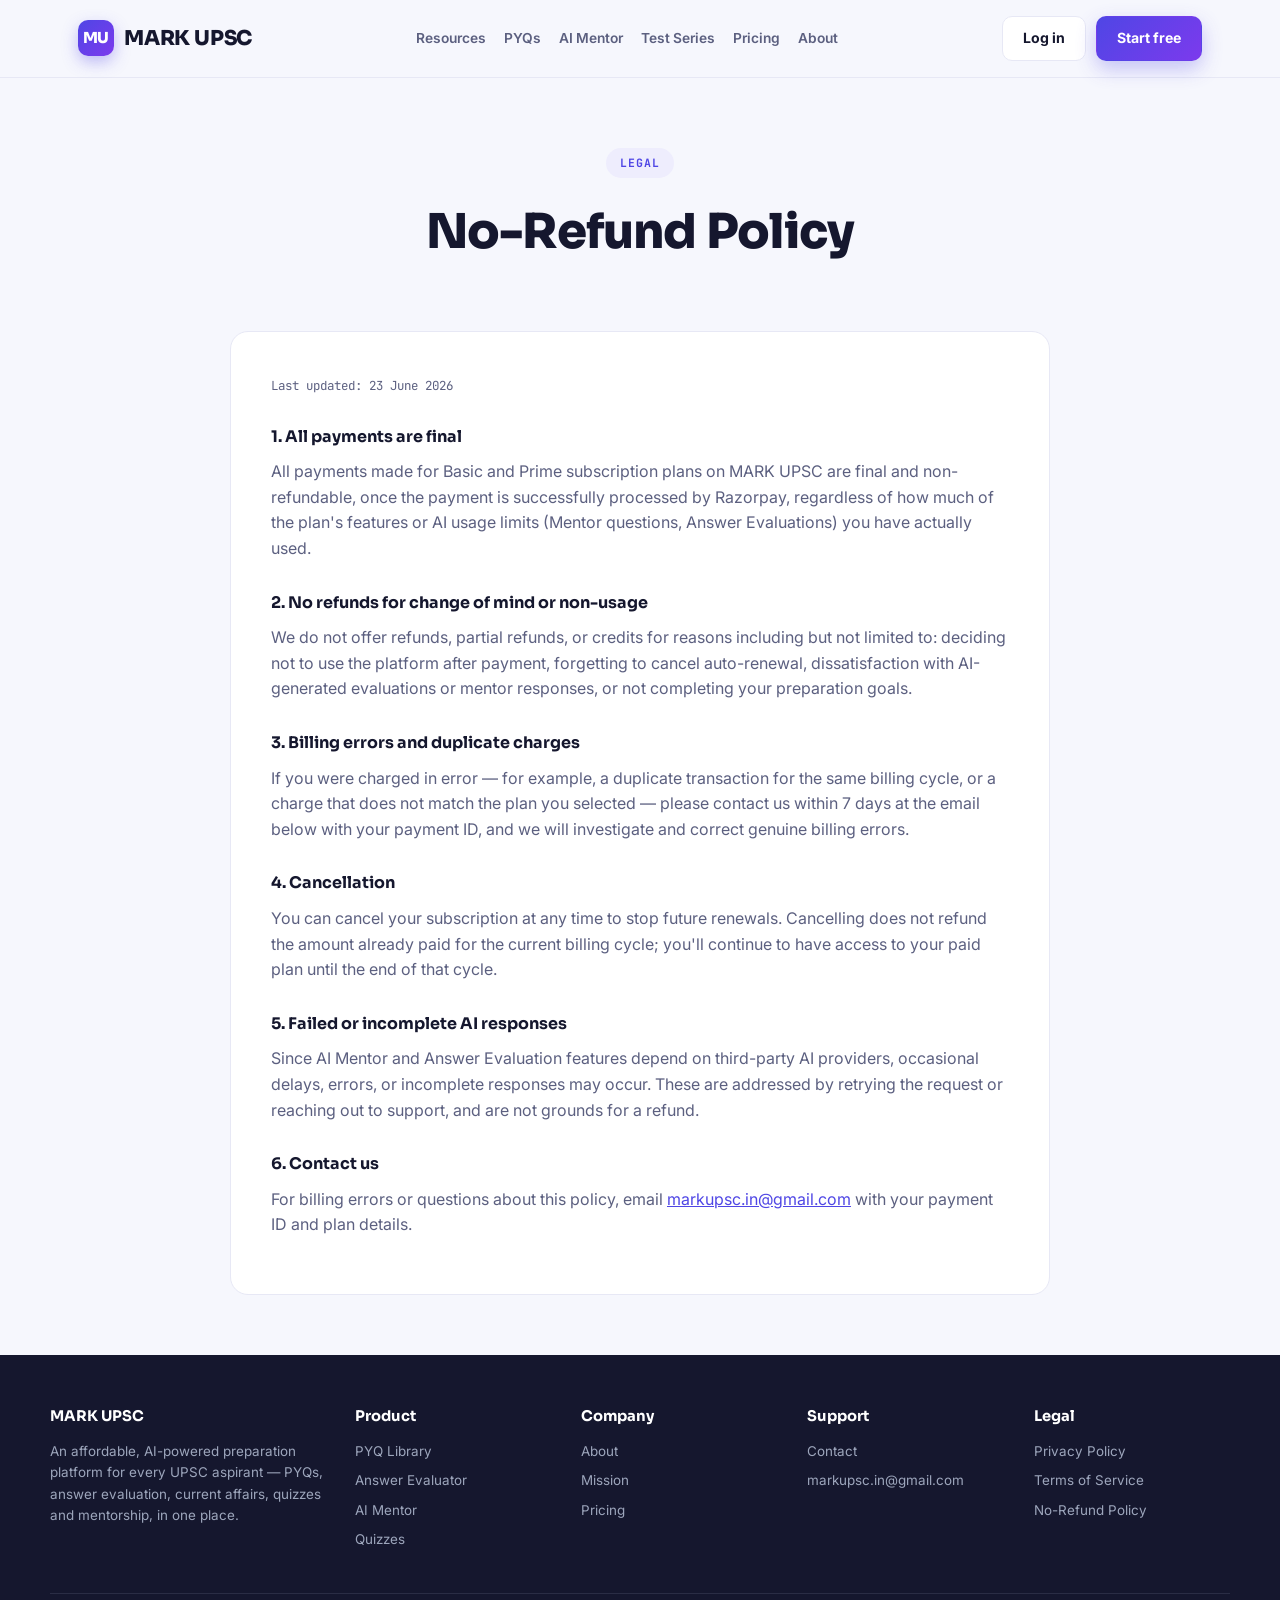
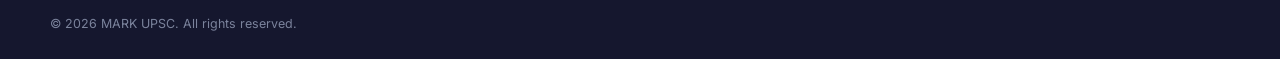
<file: refund-policy.html>
<!DOCTYPE html>
<html lang="en">
<head>
<meta charset="UTF-8">
<meta name="viewport" content="width=device-width, initial-scale=1.0">
<title>No-Refund Policy — MARK UPSC</title>
<meta name="description" content="MARK UPSC No-Refund Policy: all subscription payments are final. Read about billing errors, cancellations, and how to contact support.">
<link rel="canonical" href="https://markupsc.in/refund-policy.html">
<meta name="theme-color" content="#4F46E5">
<link rel="icon" type="image/x-icon" href="/icons/favicon.ico">
<link rel="icon" type="image/png" sizes="192x192" href="/icons/icon-192.png">
<link rel="apple-touch-icon" href="/icons/apple-touch-icon.png">

<meta property="og:type" content="website">
<meta property="og:title" content="No-Refund Policy — MARK UPSC">
<meta property="og:url" content="https://markupsc.in/refund-policy.html">

<link rel="preconnect" href="https://fonts.googleapis.com">
<link href="https://fonts.googleapis.com/css2?family=Sora:wght@400;500;600;700;800&family=Inter:wght@400;500;600;700&family=JetBrains+Mono:wght@400;500;600&display=swap" rel="stylesheet">
<link rel="stylesheet" href="assets/site-pages.css">
</head>
<body>

<header class="site">
  <nav>
    <a class="logo" href="/"><div class="mark">MU</div> MARK UPSC</a>
    <ul class="navlinks">
      <li><a href="/#resources">Resources</a></li>
      <li><a href="/#pyq">PYQs</a></li>
      <li><a href="/#mentor">AI Mentor</a></li>
      <li><a href="test-series.html">Test Series</a></li>
      <li><a href="pricing.html">Pricing</a></li>
      <li><a href="about.html">About</a></li>
    </ul>
    <div class="navcta">
      <a class="btn" href="/">Log in</a>
      <a class="btn primary" href="/">Start free</a>
    </div>
  </nav>
</header>

<section class="page-hero" style="padding-bottom:0;">
  <div class="eyebrow">Legal</div>
  <h1>No-Refund Policy</h1>
</section>

<section>
  <div class="content-wrap">
    <span class="updated-note">Last updated: 23 June 2026</span>

    <h4>1. All payments are final</h4>
    <p>All payments made for Basic and Prime subscription plans on MARK UPSC are final and non-refundable, once the payment is successfully processed by Razorpay, regardless of how much of the plan's features or AI usage limits (Mentor questions, Answer Evaluations) you have actually used.</p>

    <h4>2. No refunds for change of mind or non-usage</h4>
    <p>We do not offer refunds, partial refunds, or credits for reasons including but not limited to: deciding not to use the platform after payment, forgetting to cancel auto-renewal, dissatisfaction with AI-generated evaluations or mentor responses, or not completing your preparation goals.</p>

    <h4>3. Billing errors and duplicate charges</h4>
    <p>If you were charged in error — for example, a duplicate transaction for the same billing cycle, or a charge that does not match the plan you selected — please contact us within 7 days at the email below with your payment ID, and we will investigate and correct genuine billing errors.</p>

    <h4>4. Cancellation</h4>
    <p>You can cancel your subscription at any time to stop future renewals. Cancelling does not refund the amount already paid for the current billing cycle; you'll continue to have access to your paid plan until the end of that cycle.</p>

    <h4>5. Failed or incomplete AI responses</h4>
    <p>Since AI Mentor and Answer Evaluation features depend on third-party AI providers, occasional delays, errors, or incomplete responses may occur. These are addressed by retrying the request or reaching out to support, and are not grounds for a refund.</p>

    <h4>6. Contact us</h4>
    <p>For billing errors or questions about this policy, email <a href="mailto:markupsc.in@gmail.com">markupsc.in@gmail.com</a> with your payment ID and plan details.</p>
  </div>
</section>

<footer>
  <div class="foot-grid">
    <div>
      <h5>MARK UPSC</h5>
      <p>An affordable, AI-powered preparation platform for every UPSC aspirant — PYQs, answer evaluation, current affairs, quizzes and mentorship, in one place.</p>
    </div>
    <div>
      <h5>Product</h5>
      <a href="/#pyq">PYQ Library</a>
      <a href="/#evaluator">Answer Evaluator</a>
      <a href="/#mentor">AI Mentor</a>
      <a href="/#quiz">Quizzes</a>
    </div>
    <div>
      <h5>Company</h5>
      <a href="about.html">About</a>
      <a href="about.html#mission">Mission</a>
      <a href="pricing.html">Pricing</a>
    </div>
    <div>
      <h5>Support</h5>
      <a href="mailto:markupsc.in@gmail.com">Contact</a>
      <a href="mailto:markupsc.in@gmail.com">markupsc.in@gmail.com</a>
    </div>
    <div>
      <h5>Legal</h5>
      <a href="privacy-policy.html">Privacy Policy</a>
      <a href="terms-of-service.html">Terms of Service</a>
      <a href="refund-policy.html">No-Refund Policy</a>
    </div>
  </div>
  <div class="foot-bottom">© 2026 MARK UPSC. All rights reserved.</div>
</footer>

</body>
</html>
</file>
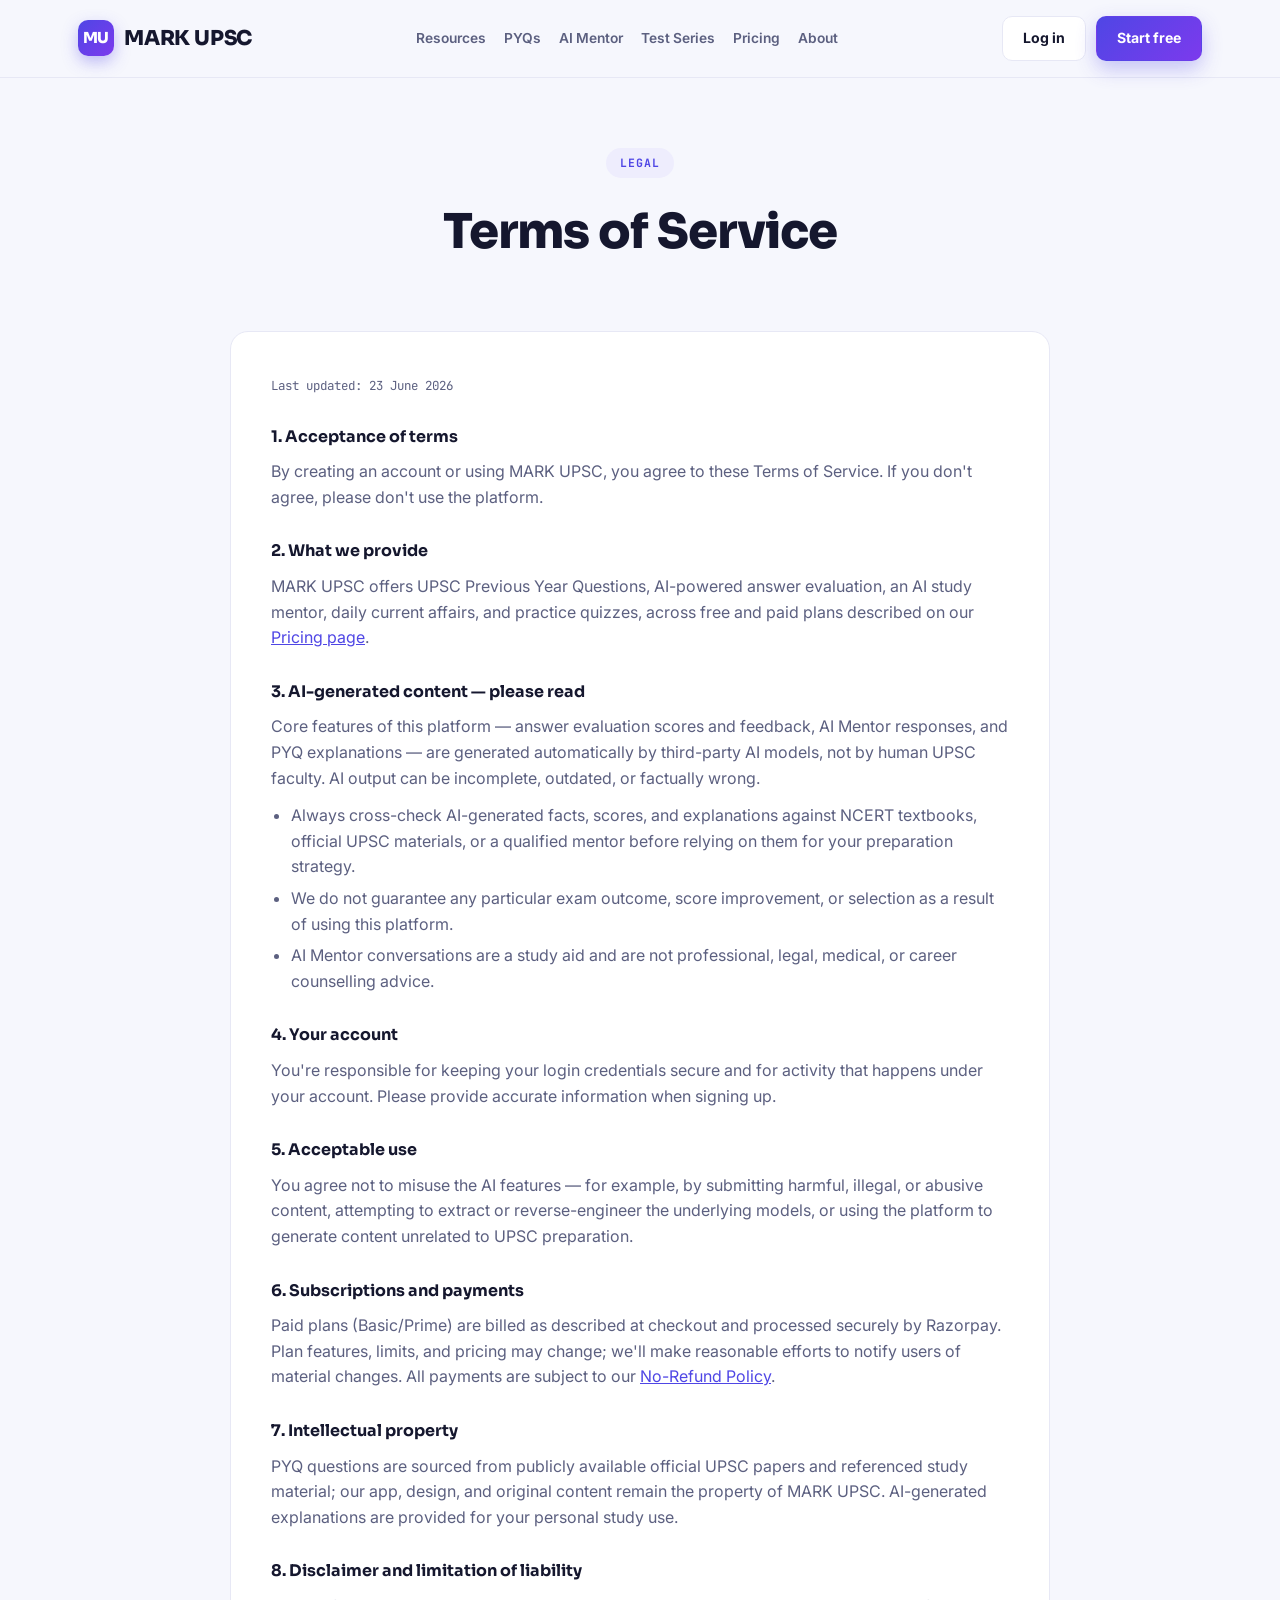
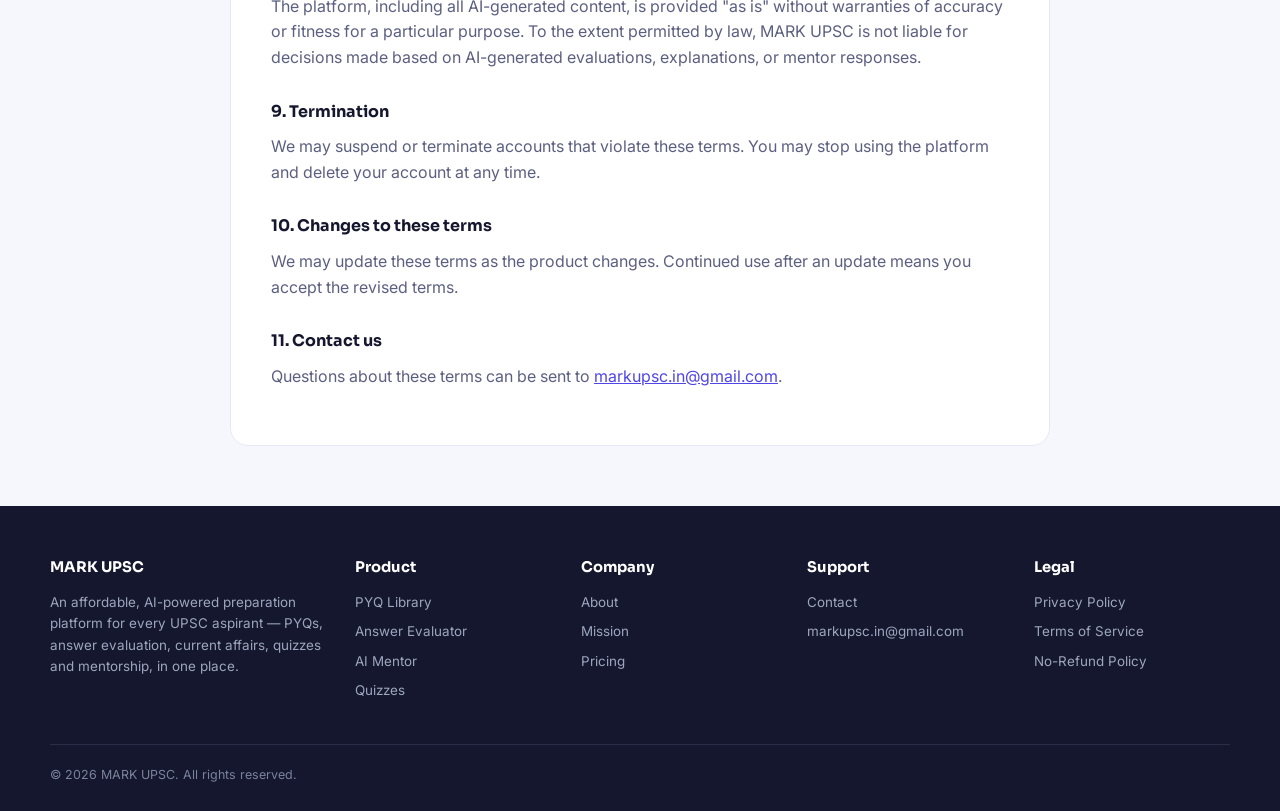
<file: terms-of-service.html>
<!DOCTYPE html>
<html lang="en">
<head>
<meta charset="UTF-8">
<meta name="viewport" content="width=device-width, initial-scale=1.0">
<title>Terms of Service — MARK UPSC</title>
<meta name="description" content="MARK UPSC Terms of Service: what we provide, how our AI-generated content works, your account responsibilities, and subscription terms.">
<link rel="canonical" href="https://markupsc.in/terms-of-service.html">
<meta name="theme-color" content="#4F46E5">
<link rel="icon" type="image/x-icon" href="/icons/favicon.ico">
<link rel="icon" type="image/png" sizes="192x192" href="/icons/icon-192.png">
<link rel="apple-touch-icon" href="/icons/apple-touch-icon.png">

<meta property="og:type" content="website">
<meta property="og:title" content="Terms of Service — MARK UPSC">
<meta property="og:url" content="https://markupsc.in/terms-of-service.html">

<link rel="preconnect" href="https://fonts.googleapis.com">
<link href="https://fonts.googleapis.com/css2?family=Sora:wght@400;500;600;700;800&family=Inter:wght@400;500;600;700&family=JetBrains+Mono:wght@400;500;600&display=swap" rel="stylesheet">
<link rel="stylesheet" href="assets/site-pages.css">
</head>
<body>

<header class="site">
  <nav>
    <a class="logo" href="/"><div class="mark">MU</div> MARK UPSC</a>
    <ul class="navlinks">
      <li><a href="/#resources">Resources</a></li>
      <li><a href="/#pyq">PYQs</a></li>
      <li><a href="/#mentor">AI Mentor</a></li>
      <li><a href="test-series.html">Test Series</a></li>
      <li><a href="pricing.html">Pricing</a></li>
      <li><a href="about.html">About</a></li>
    </ul>
    <div class="navcta">
      <a class="btn" href="/">Log in</a>
      <a class="btn primary" href="/">Start free</a>
    </div>
  </nav>
</header>

<section class="page-hero" style="padding-bottom:0;">
  <div class="eyebrow">Legal</div>
  <h1>Terms of Service</h1>
</section>

<section>
  <div class="content-wrap">
    <span class="updated-note">Last updated: 23 June 2026</span>

    <h4>1. Acceptance of terms</h4>
    <p>By creating an account or using MARK UPSC, you agree to these Terms of Service. If you don't agree, please don't use the platform.</p>

    <h4>2. What we provide</h4>
    <p>MARK UPSC offers UPSC Previous Year Questions, AI-powered answer evaluation, an AI study mentor, daily current affairs, and practice quizzes, across free and paid plans described on our <a href="pricing.html">Pricing page</a>.</p>

    <h4>3. AI-generated content — please read</h4>
    <p>Core features of this platform — answer evaluation scores and feedback, AI Mentor responses, and PYQ explanations — are generated automatically by third-party AI models, not by human UPSC faculty. AI output can be incomplete, outdated, or factually wrong.</p>
    <ul>
      <li>Always cross-check AI-generated facts, scores, and explanations against NCERT textbooks, official UPSC materials, or a qualified mentor before relying on them for your preparation strategy.</li>
      <li>We do not guarantee any particular exam outcome, score improvement, or selection as a result of using this platform.</li>
      <li>AI Mentor conversations are a study aid and are not professional, legal, medical, or career counselling advice.</li>
    </ul>

    <h4>4. Your account</h4>
    <p>You're responsible for keeping your login credentials secure and for activity that happens under your account. Please provide accurate information when signing up.</p>

    <h4>5. Acceptable use</h4>
    <p>You agree not to misuse the AI features — for example, by submitting harmful, illegal, or abusive content, attempting to extract or reverse-engineer the underlying models, or using the platform to generate content unrelated to UPSC preparation.</p>

    <h4>6. Subscriptions and payments</h4>
    <p>Paid plans (Basic/Prime) are billed as described at checkout and processed securely by Razorpay. Plan features, limits, and pricing may change; we'll make reasonable efforts to notify users of material changes. All payments are subject to our <a href="refund-policy.html">No-Refund Policy</a>.</p>

    <h4>7. Intellectual property</h4>
    <p>PYQ questions are sourced from publicly available official UPSC papers and referenced study material; our app, design, and original content remain the property of MARK UPSC. AI-generated explanations are provided for your personal study use.</p>

    <h4>8. Disclaimer and limitation of liability</h4>
    <p>The platform, including all AI-generated content, is provided "as is" without warranties of accuracy or fitness for a particular purpose. To the extent permitted by law, MARK UPSC is not liable for decisions made based on AI-generated evaluations, explanations, or mentor responses.</p>

    <h4>9. Termination</h4>
    <p>We may suspend or terminate accounts that violate these terms. You may stop using the platform and delete your account at any time.</p>

    <h4>10. Changes to these terms</h4>
    <p>We may update these terms as the product changes. Continued use after an update means you accept the revised terms.</p>

    <h4>11. Contact us</h4>
    <p>Questions about these terms can be sent to <a href="mailto:markupsc.in@gmail.com">markupsc.in@gmail.com</a>.</p>
  </div>
</section>

<footer>
  <div class="foot-grid">
    <div>
      <h5>MARK UPSC</h5>
      <p>An affordable, AI-powered preparation platform for every UPSC aspirant — PYQs, answer evaluation, current affairs, quizzes and mentorship, in one place.</p>
    </div>
    <div>
      <h5>Product</h5>
      <a href="/#pyq">PYQ Library</a>
      <a href="/#evaluator">Answer Evaluator</a>
      <a href="/#mentor">AI Mentor</a>
      <a href="/#quiz">Quizzes</a>
    </div>
    <div>
      <h5>Company</h5>
      <a href="about.html">About</a>
      <a href="about.html#mission">Mission</a>
      <a href="pricing.html">Pricing</a>
    </div>
    <div>
      <h5>Support</h5>
      <a href="mailto:markupsc.in@gmail.com">Contact</a>
      <a href="mailto:markupsc.in@gmail.com">markupsc.in@gmail.com</a>
    </div>
    <div>
      <h5>Legal</h5>
      <a href="privacy-policy.html">Privacy Policy</a>
      <a href="terms-of-service.html">Terms of Service</a>
      <a href="refund-policy.html">No-Refund Policy</a>
    </div>
  </div>
  <div class="foot-bottom">© 2026 MARK UPSC. All rights reserved.</div>
</footer>

</body>
</html>
</file>
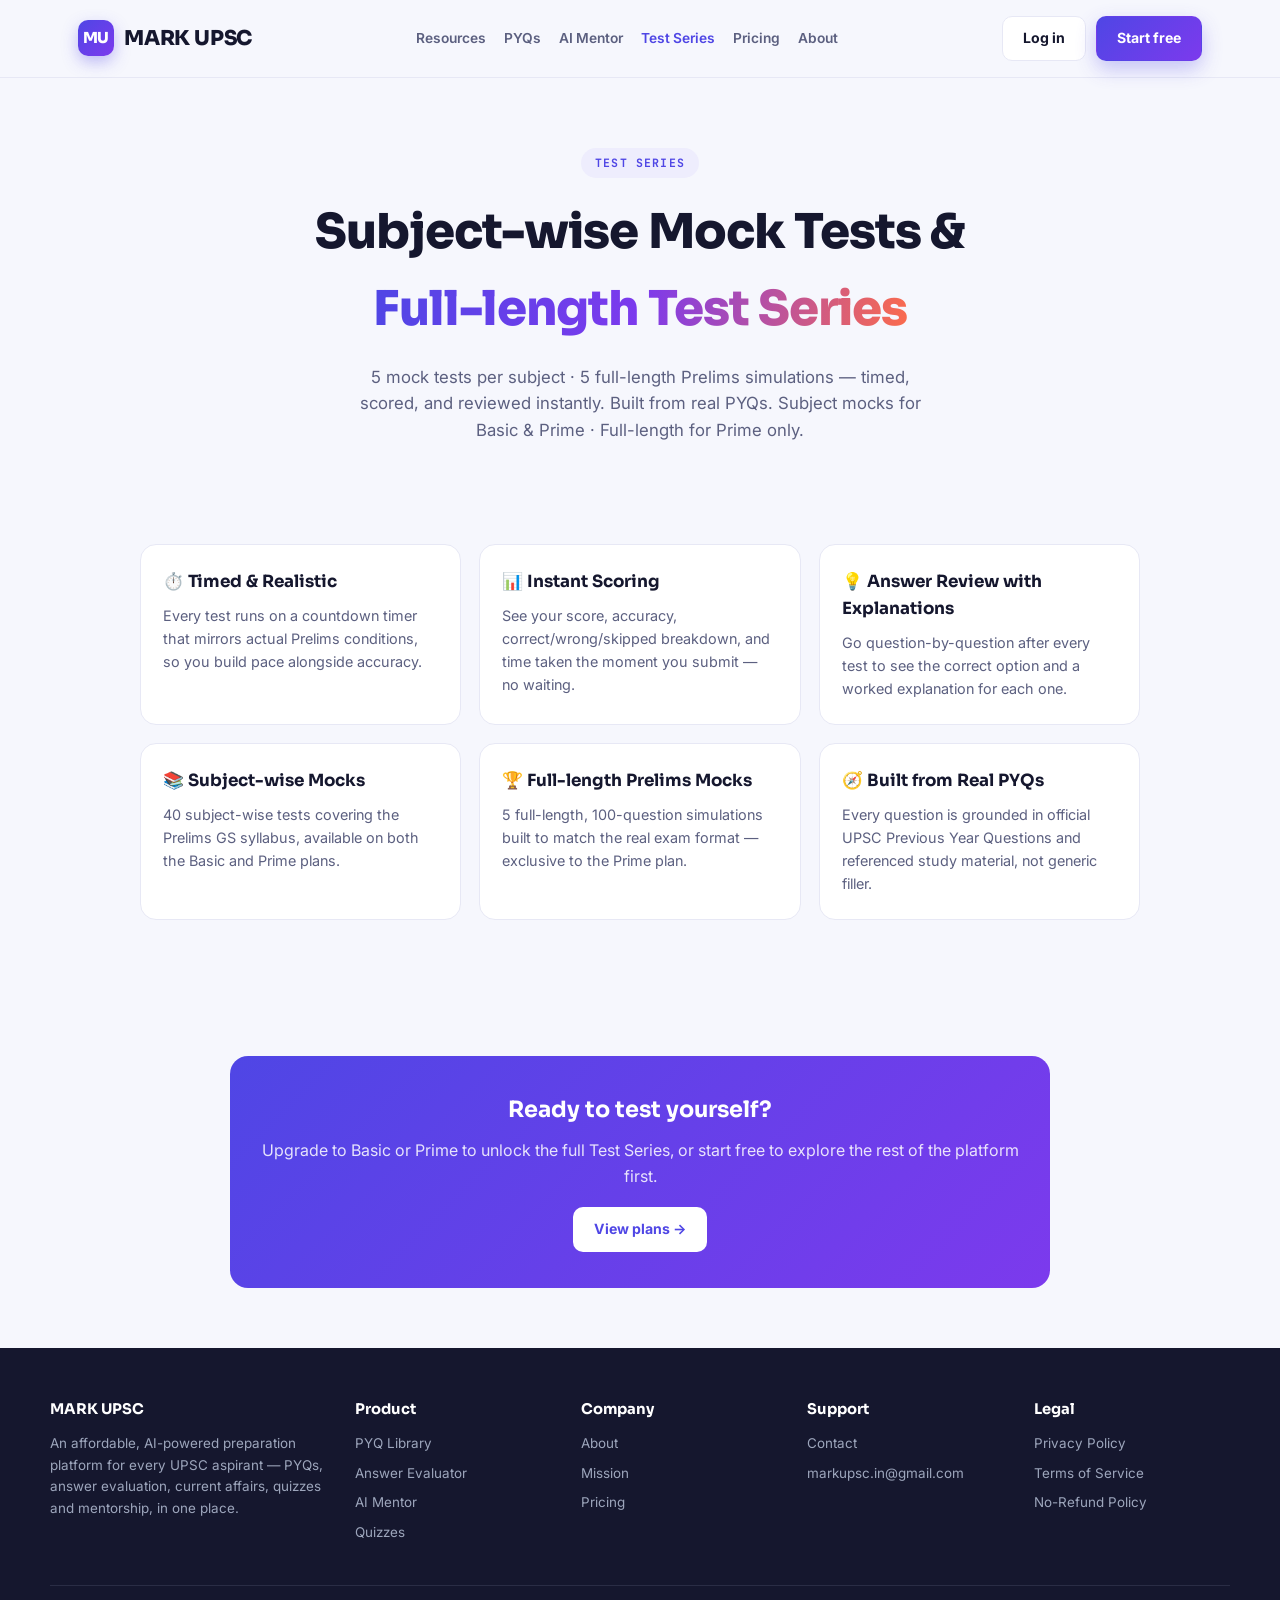
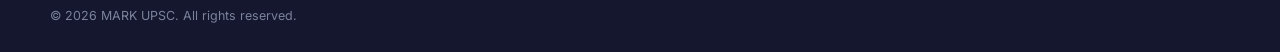
<file: test-series.html>
<!DOCTYPE html>
<html lang="en">
<head>
<meta charset="UTF-8">
<meta name="viewport" content="width=device-width, initial-scale=1.0">
<title>UPSC Test Series — Subject-wise &amp; Full-length Mocks | MARK UPSC</title>
<meta name="description" content="Practice UPSC Prelims with subject-wise mock tests and full-length Prelims simulations built from real PYQs — timed, instantly scored, and reviewed with explanations.">
<link rel="canonical" href="https://markupsc.in/test-series.html">
<meta name="theme-color" content="#4F46E5">
<link rel="icon" type="image/x-icon" href="/icons/favicon.ico">
<link rel="icon" type="image/png" sizes="192x192" href="/icons/icon-192.png">
<link rel="apple-touch-icon" href="/icons/apple-touch-icon.png">

<meta property="og:type" content="website">
<meta property="og:title" content="UPSC Test Series — MARK UPSC">
<meta property="og:description" content="Subject-wise mocks and full-length Prelims simulations built from real PYQs — timed, scored, and reviewed instantly.">
<meta property="og:url" content="https://markupsc.in/test-series.html">

<link rel="preconnect" href="https://fonts.googleapis.com">
<link href="https://fonts.googleapis.com/css2?family=Sora:wght@400;500;600;700;800&family=Inter:wght@400;500;600;700&family=JetBrains+Mono:wght@400;500;600&display=swap" rel="stylesheet">
<link rel="stylesheet" href="assets/site-pages.css">
</head>
<body>

<header class="site">
  <nav>
    <a class="logo" href="/"><div class="mark">MU</div> MARK UPSC</a>
    <ul class="navlinks">
      <li><a href="/#resources">Resources</a></li>
      <li><a href="/#pyq">PYQs</a></li>
      <li><a href="/#mentor">AI Mentor</a></li>
      <li><a href="test-series.html" class="active">Test Series</a></li>
      <li><a href="pricing.html">Pricing</a></li>
      <li><a href="about.html">About</a></li>
    </ul>
    <div class="navcta">
      <a class="btn" href="/">Log in</a>
      <a class="btn primary" href="/">Start free</a>
    </div>
  </nav>
</header>

<section class="page-hero">
  <div class="eyebrow">Test Series</div>
  <h1>Subject-wise Mock Tests &amp; <span class="gradtext">Full-length Test Series</span></h1>
  <p>5 mock tests per subject · 5 full-length Prelims simulations — timed, scored, and reviewed instantly. Built from real PYQs. Subject mocks for Basic &amp; Prime · Full-length for Prime only.</p>
</section>

<section>
  <div class="feature-grid">
    <div class="feature-card">
      <h3>⏱️ Timed &amp; Realistic</h3>
      <p>Every test runs on a countdown timer that mirrors actual Prelims conditions, so you build pace alongside accuracy.</p>
    </div>
    <div class="feature-card">
      <h3>📊 Instant Scoring</h3>
      <p>See your score, accuracy, correct/wrong/skipped breakdown, and time taken the moment you submit — no waiting.</p>
    </div>
    <div class="feature-card">
      <h3>💡 Answer Review with Explanations</h3>
      <p>Go question-by-question after every test to see the correct option and a worked explanation for each one.</p>
    </div>
    <div class="feature-card">
      <h3>📚 Subject-wise Mocks</h3>
      <p>40 subject-wise tests covering the Prelims GS syllabus, available on both the Basic and Prime plans.</p>
    </div>
    <div class="feature-card">
      <h3>🏆 Full-length Prelims Mocks</h3>
      <p>5 full-length, 100-question simulations built to match the real exam format — exclusive to the Prime plan.</p>
    </div>
    <div class="feature-card">
      <h3>🧭 Built from Real PYQs</h3>
      <p>Every question is grounded in official UPSC Previous Year Questions and referenced study material, not generic filler.</p>
    </div>
  </div>
</section>

<section>
  <div class="cta-band">
    <h3>Ready to test yourself?</h3>
    <p>Upgrade to Basic or Prime to unlock the full Test Series, or start free to explore the rest of the platform first.</p>
    <a class="btn" href="pricing.html">View plans →</a>
  </div>
</section>

<footer>
  <div class="foot-grid">
    <div>
      <h5>MARK UPSC</h5>
      <p>An affordable, AI-powered preparation platform for every UPSC aspirant — PYQs, answer evaluation, current affairs, quizzes and mentorship, in one place.</p>
    </div>
    <div>
      <h5>Product</h5>
      <a href="/#pyq">PYQ Library</a>
      <a href="/#evaluator">Answer Evaluator</a>
      <a href="/#mentor">AI Mentor</a>
      <a href="/#quiz">Quizzes</a>
    </div>
    <div>
      <h5>Company</h5>
      <a href="about.html">About</a>
      <a href="about.html#mission">Mission</a>
      <a href="pricing.html">Pricing</a>
    </div>
    <div>
      <h5>Support</h5>
      <a href="mailto:markupsc.in@gmail.com">Contact</a>
      <a href="mailto:markupsc.in@gmail.com">markupsc.in@gmail.com</a>
    </div>
    <div>
      <h5>Legal</h5>
      <a href="privacy-policy.html">Privacy Policy</a>
      <a href="terms-of-service.html">Terms of Service</a>
      <a href="refund-policy.html">No-Refund Policy</a>
    </div>
  </div>
  <div class="foot-bottom">© 2026 MARK UPSC. All rights reserved.</div>
</footer>

</body>
</html>
</file>
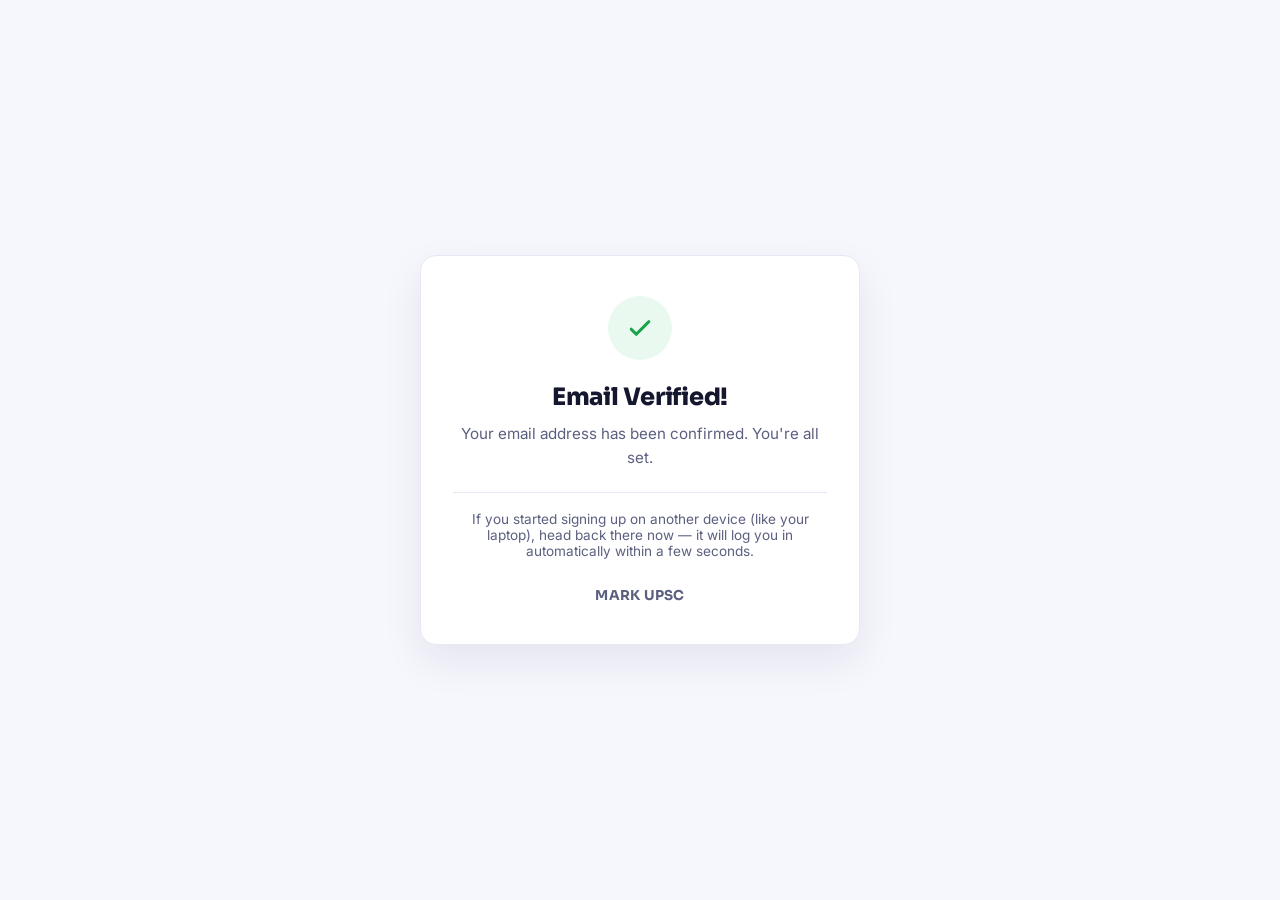
<file: verified.html>
<!DOCTYPE html>
<html lang="en">
<head>
<meta charset="UTF-8">
<meta name="viewport" content="width=device-width, initial-scale=1.0">
<title>Email Verified — MARK UPSC</title>
<meta name="robots" content="noindex">

<!--
  IMPORTANT: This page intentionally contains NO Supabase JS client and
  makes NO calls to any auth SDK. Supabase's confirmation link redirects
  here with an auth token in the URL (e.g. #access_token=...). If this
  page loaded the Supabase client with default settings, that token would
  silently log in whichever device opened this link (e.g. a phone),
  even though the person is trying to log in on a different device
  (e.g. their laptop). By keeping this page static — no SDK, no auth
  calls — opening this link can NEVER create a session here. The actual
  laptop/original device detects verification itself by polling
  signInWithPassword in index.html, and logs in there instead.
-->

<link rel="preconnect" href="https://fonts.googleapis.com">
<link href="https://fonts.googleapis.com/css2?family=Sora:wght@700;800&family=Inter:wght@400;500;600;700&display=swap" rel="stylesheet">
<style>
  :root{
    --bg:#F6F7FD;
    --surface:#FFFFFF;
    --indigo:#4F46E5;
    --violet:#7C3AED;
    --green:#16A34A;
    --green-soft:#E9F9EF;
    --ink:#15172E;
    --ink-soft:#5C6080;
    --line:#E7E8F5;
    --display:'Sora', sans-serif;
    --body:'Inter', sans-serif;
  }
  *{box-sizing:border-box; margin:0; padding:0;}
  body{
    background:var(--bg);
    color:var(--ink);
    font-family:var(--body);
    min-height:100vh;
    display:flex;
    align-items:center;
    justify-content:center;
    padding:24px;
  }
  .card{
    background:var(--surface);
    border:1px solid var(--line);
    border-radius:16px;
    max-width:440px;
    width:100%;
    padding:40px 32px;
    text-align:center;
    box-shadow:0 16px 40px rgba(21,23,46,0.08);
  }
  .check{
    width:64px; height:64px;
    margin:0 auto 22px;
    border-radius:50%;
    background:var(--green-soft);
    display:flex;
    align-items:center;
    justify-content:center;
  }
  .check svg{ width:30px; height:30px; }
  h1{
    font-family:var(--display);
    font-weight:800;
    font-size:1.5rem;
    letter-spacing:-0.01em;
    margin-bottom:10px;
  }
  p{
    color:var(--ink-soft);
    font-size:0.95rem;
    line-height:1.6;
  }
  .hint{
    margin-top:22px;
    padding-top:18px;
    border-top:1px solid var(--line);
    font-size:0.85rem;
    color:var(--ink-soft);
  }
  .brand{
    margin-top:28px;
    font-family:var(--display);
    font-weight:700;
    font-size:0.85rem;
    color:var(--ink-soft);
    letter-spacing:0.02em;
  }
</style>
</head>
<body>
  <div class="card">
    <div class="check">
      <svg viewBox="0 0 24 24" fill="none" xmlns="http://www.w3.org/2000/svg">
        <path d="M5 13l4 4L19 7" stroke="#16A34A" stroke-width="2.5" stroke-linecap="round" stroke-linejoin="round"/>
      </svg>
    </div>
    <h1>Email Verified!</h1>
    <p>Your email address has been confirmed. You're all set.</p>
    <div class="hint">
      If you started signing up on another device (like your laptop), head back there now — it will log you in automatically within a few seconds.
    </div>
    <div class="brand">MARK UPSC</div>
  </div>
</body>
</html>
</file>
<file: assets/site-pages.css>
:root{
  --bg:#F6F7FD;
  --surface:#FFFFFF;
  --indigo:#4F46E5;
  --indigo-deep:#3C2FC9;
  --violet:#7C3AED;
  --amber:#F59E0B;
  --coral:#FB6B4C;
  --green:#16A34A;
  --green-soft:#E9F9EF;
  --ink:#15172E;
  --ink-soft:#5C6080;
  --line:#E7E8F5;
  --line-soft:#F0F1FA;
  --display:'Sora', sans-serif;
  --body:'Inter', sans-serif;
  --mono:'JetBrains Mono', monospace;
}
*{box-sizing:border-box; margin:0; padding:0;}
html{scroll-behavior:smooth;}
body{background:var(--bg); color:var(--ink); font-family:var(--body); line-height:1.6;}
a{color:inherit;}
img,svg{display:block;}
.gradtext{background:linear-gradient(100deg,var(--indigo) 0%, var(--violet) 50%, var(--coral) 100%); -webkit-background-clip:text; background-clip:text; color:transparent;}

/* NAV (shared with main app) */
header.site{position:sticky; top:0; z-index:50; background:rgba(246,247,253,0.85); backdrop-filter:blur(10px); border-bottom:1px solid var(--line);}
nav{display:flex; align-items:center; justify-content:space-between; padding:16px 28px; max-width:1180px; margin:0 auto; gap:16px;}
.logo{display:flex; align-items:center; gap:10px; font-family:var(--display); font-weight:800; font-size:1.28rem; letter-spacing:-0.01em; text-decoration:none;}
.logo .mark{width:36px; height:36px; border-radius:10px; background:linear-gradient(135deg,var(--indigo),var(--violet)); display:flex; align-items:center; justify-content:center; color:#fff; font-family:var(--display); font-weight:800; font-size:0.95rem; flex-shrink:0; box-shadow:0 6px 16px rgba(79,70,229,0.35);}
.navlinks{display:flex; gap:18px; list-style:none; font-size:0.86rem; font-weight:600; flex-wrap:wrap;}
.navlinks a{text-decoration:none; color:var(--ink-soft); transition:.15s; white-space:nowrap;}
.navlinks a:hover, .navlinks a.active{color:var(--indigo);}
.navcta{display:flex; gap:10px; align-items:center;}
.btn{font-family:var(--body); font-weight:700; font-size:0.88rem; padding:10px 20px; border-radius:10px; border:1.5px solid var(--line); background:var(--surface); color:var(--ink); cursor:pointer; transition:.18s; white-space:nowrap; text-decoration:none; display:inline-flex; align-items:center; justify-content:center;}
.btn:hover{border-color:var(--indigo); color:var(--indigo); transform:translateY(-1px);}
.btn.primary{background:linear-gradient(135deg,var(--indigo),var(--violet)); border-color:transparent; color:#fff; box-shadow:0 8px 20px rgba(79,70,229,0.3);}
.btn.primary:hover{filter:brightness(1.08); color:#fff; transform:translateY(-2px);}
.btn.amber{background:linear-gradient(135deg,var(--amber),#FB923C); border-color:transparent; color:#1A1200; box-shadow:0 8px 20px rgba(245,158,11,0.3);}
.btn.amber:hover{filter:brightness(1.05); transform:translateY(-2px); color:#1A1200;}

/* PAGE HERO */
.page-hero{padding:70px 28px 40px; text-align:center;}
.page-hero .eyebrow{display:inline-block; font-family:var(--mono); font-size:0.72rem; font-weight:700; letter-spacing:0.1em; text-transform:uppercase; color:var(--indigo); background:#EEEDFD; padding:6px 14px; border-radius:20px; margin-bottom:16px;}
.page-hero h1{font-family:var(--display); font-size:clamp(2rem,4.2vw,3rem); font-weight:800; letter-spacing:-0.02em; max-width:760px; margin:0 auto;}
.page-hero p{color:var(--ink-soft); margin-top:16px; font-size:1.05rem; max-width:600px; margin-left:auto; margin-right:auto;}

/* SECTIONS */
section{padding:60px 28px;}
.content-wrap{max-width:820px; margin:0 auto; background:var(--surface); border:1px solid var(--line); border-radius:18px; padding:44px 40px;}
.content-wrap h2, .content-wrap h4{font-family:var(--display); font-weight:700; margin-top:28px; margin-bottom:10px;}
.content-wrap h2:first-child, .content-wrap h4:first-child{margin-top:0;}
.content-wrap p{color:var(--ink-soft); margin-bottom:12px;}
.content-wrap ul{color:var(--ink-soft); margin:0 0 12px 20px;}
.content-wrap li{margin-bottom:6px;}
.content-wrap a{color:var(--indigo); text-decoration:underline;}
.updated-note{font-family:var(--mono); font-size:0.78rem; color:var(--ink-soft); display:block; margin-bottom:24px;}

/* PRICING (static SEO version) */
.pricing-grid{display:grid; grid-template-columns:repeat(3,1fr); gap:20px; max-width:1000px; margin:0 auto;}
@media(max-width:860px){.pricing-grid{grid-template-columns:1fr;}}
.price-card{background:var(--surface); border:1px solid var(--line); border-radius:16px; padding:28px 24px; position:relative;}
.price-card.featured{border-color:var(--indigo); box-shadow:0 14px 34px rgba(79,70,229,0.14);}
.price-card .badge{position:absolute; top:-12px; left:24px; background:var(--indigo); color:#fff; font-size:0.7rem; font-weight:700; padding:4px 10px; border-radius:20px;}
.price-card .tier{font-family:var(--display); font-weight:800; font-size:1.1rem;}
.price-card .amount{font-family:var(--display); font-weight:800; font-size:1.9rem; margin:8px 0 16px;}
.price-card .amount span{font-size:0.85rem; color:var(--ink-soft); font-weight:600;}
.price-card ul{list-style:none; font-size:0.88rem; color:var(--ink-soft); margin:0 0 20px;}
.price-card li{padding:6px 0; border-bottom:1px dashed var(--line);}
.price-card li:last-child{border:none;}
.price-card li.no{color:#B4B7C9;}

/* FEATURE GRID (test series / about) */
.feature-grid{display:grid; grid-template-columns:repeat(3,1fr); gap:18px; max-width:1000px; margin:0 auto;}
@media(max-width:860px){.feature-grid{grid-template-columns:1fr;}}
.feature-card{background:var(--surface); border:1px solid var(--line); border-radius:16px; padding:24px 22px;}
.feature-card h3{font-family:var(--display); font-size:1.05rem; margin-bottom:8px;}
.feature-card p{color:var(--ink-soft); font-size:0.9rem;}

.cta-band{max-width:820px; margin:16px auto 0; text-align:center; padding:36px 30px; background:linear-gradient(135deg,var(--indigo),var(--violet)); border-radius:18px; color:#fff;}
.cta-band h3{font-family:var(--display); font-size:1.4rem; margin-bottom:10px;}
.cta-band p{color:rgba(255,255,255,0.85); margin-bottom:18px;}
.cta-band .btn{background:#fff; color:var(--indigo); border-color:transparent;}
.cta-band .btn:hover{color:var(--indigo-deep); transform:translateY(-2px);}

/* FOOTER (shared) */
footer{background:var(--ink); color:#B4B7C9; padding:50px 28px 26px;}
.foot-grid{max-width:1180px; margin:0 auto; display:grid; grid-template-columns:1.4fr repeat(4,1fr); gap:30px;}
@media(max-width:860px){.foot-grid{grid-template-columns:1fr 1fr;}}
.foot-grid h5{color:#fff; font-family:var(--display); font-size:0.92rem; margin-bottom:12px;}
.foot-grid a{display:block; color:#9DA6BC; text-decoration:none; font-size:0.84rem; margin-bottom:8px;}
.foot-grid a:hover{color:#fff;}
.foot-grid p{font-size:0.84rem; color:#9DA6BC;}
.foot-bottom{max-width:1180px; margin:34px auto 0; padding-top:20px; border-top:1px solid #2A2D45; font-size:0.78rem; color:#7B839C;}

.mission-quote{max-width:720px; margin:0 auto; text-align:center;}
.mission-quote blockquote{font-family:var(--display); font-size:clamp(1.25rem,2.4vw,1.6rem); font-weight:600; line-height:1.5;}
.mission-quote cite{display:block; margin-top:18px; font-family:var(--mono); font-size:0.78rem; color:var(--ink-soft); font-style:normal;}

@media(max-width:760px){
  .navlinks{display:none;}
}
</file>
